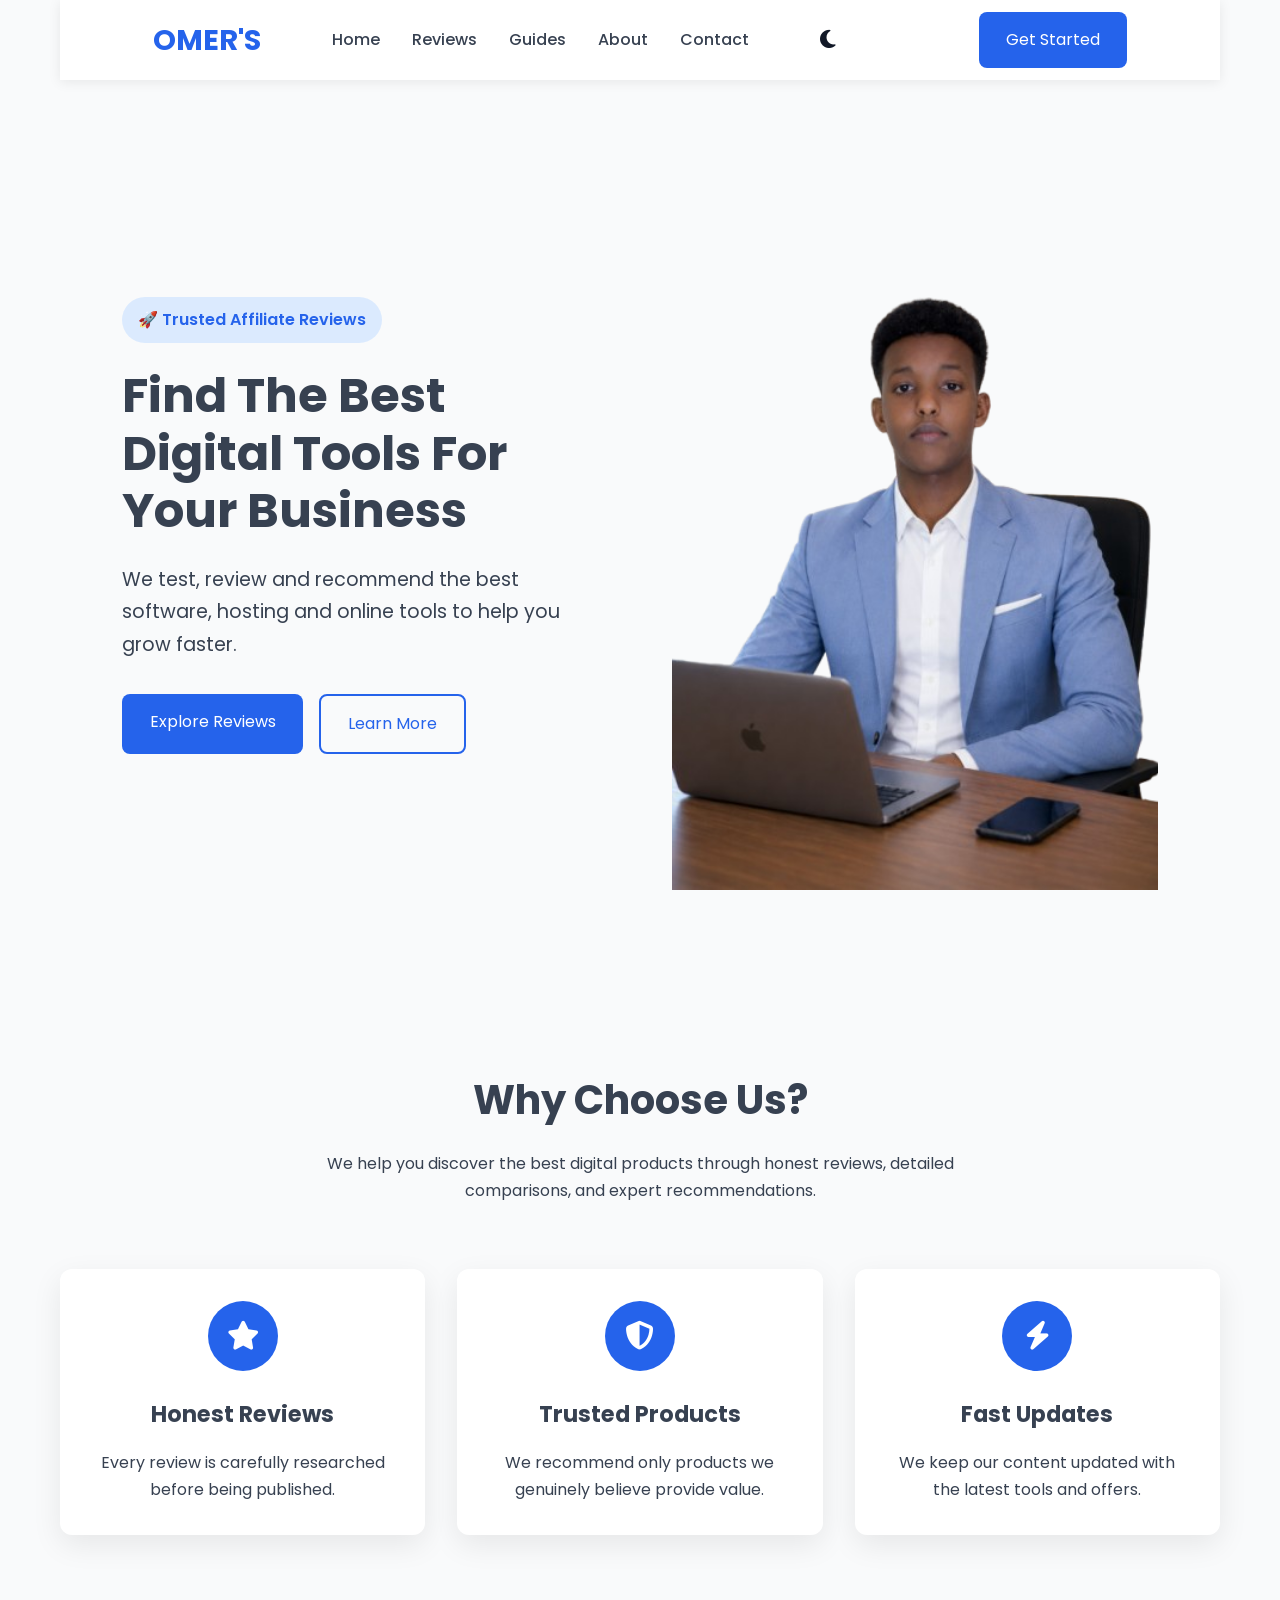
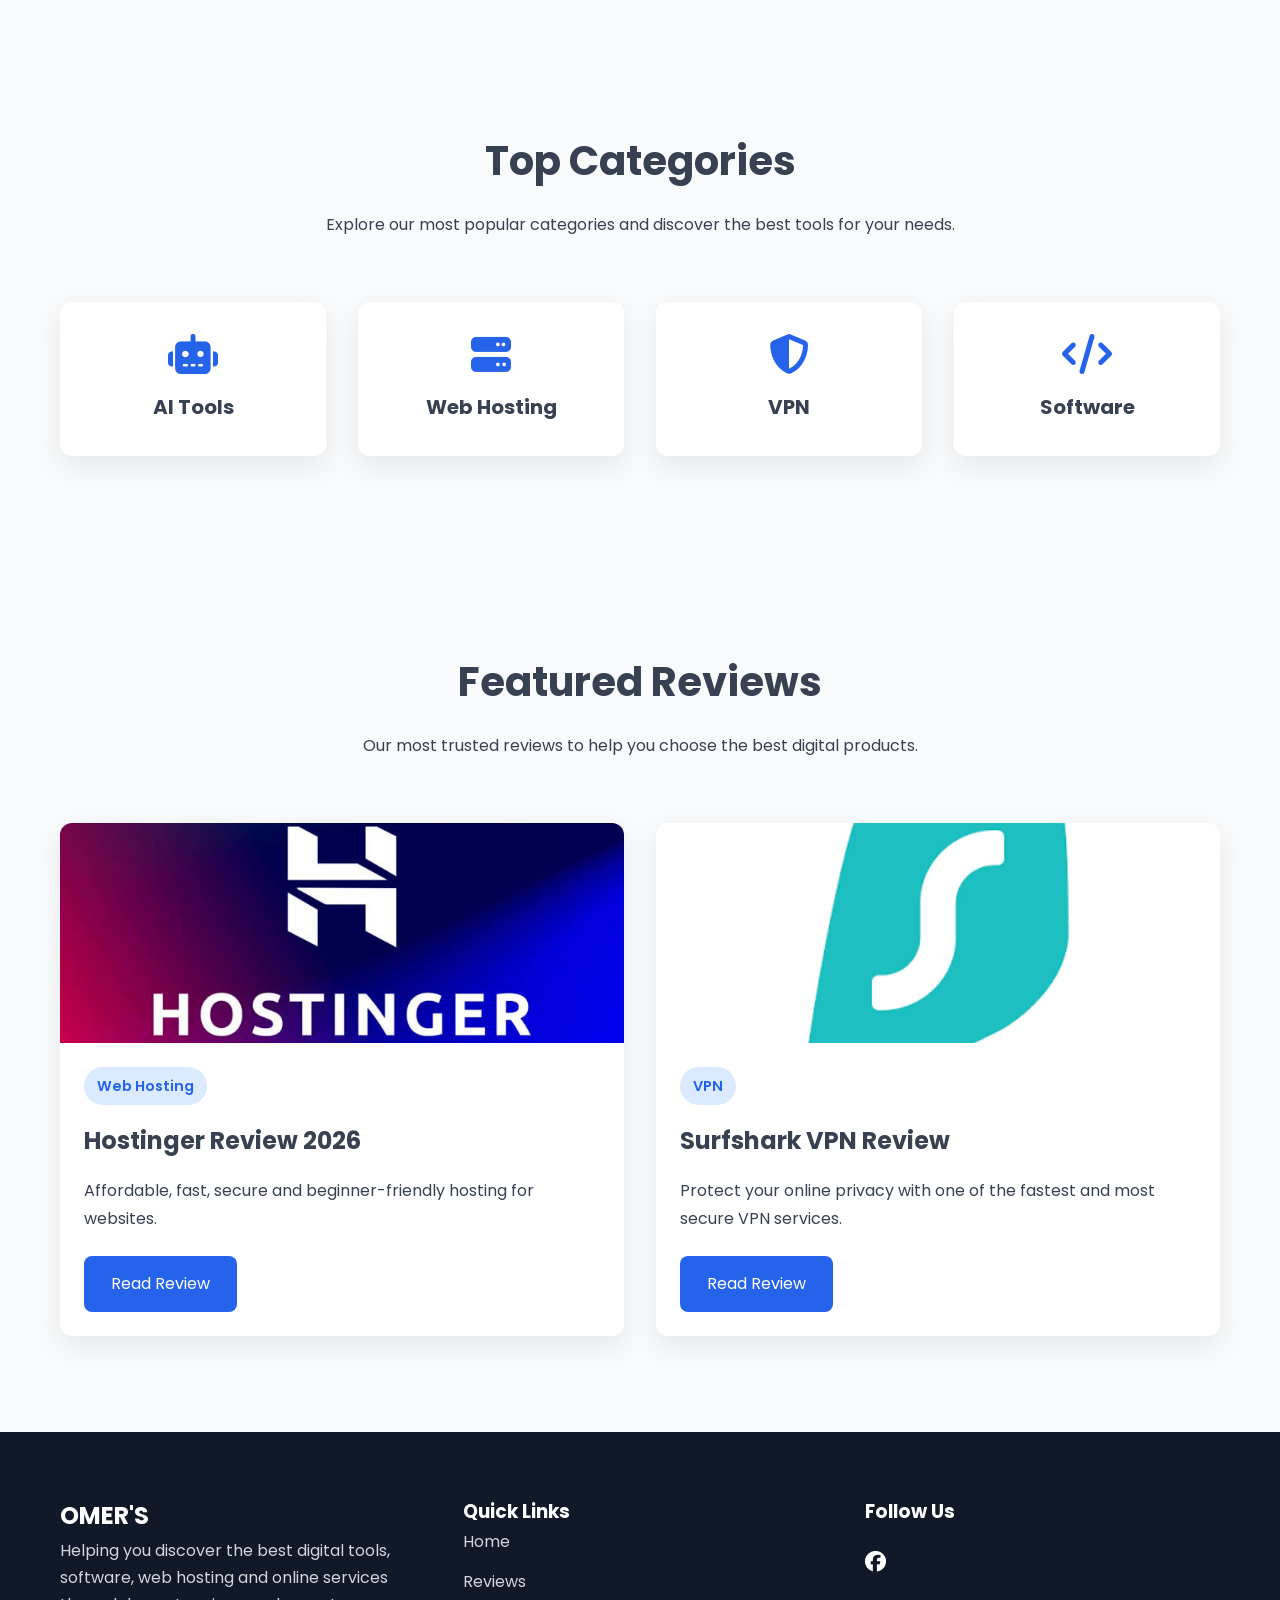
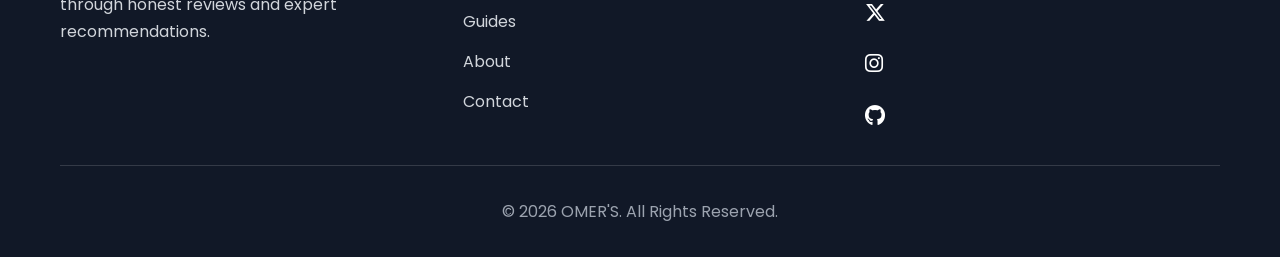
<file: index.html>
<!DOCTYPE html>
<html lang="en">

<head>
    <!-- Google tag (gtag.js) -->
<script async src="https://www.googletagmanager.com/gtag/js?id=G-HP7YT8670M"></script>
<script>
  window.dataLayer = window.dataLayer || [];
  function gtag(){dataLayer.push(arguments);}
  gtag('js', new Date());

  gtag('config', 'G-HP7YT8670M');
</script>
    <meta charset="UTF-8">
    <meta name="viewport" content="width=device-width, initial-scale=1.0">

    <title>OMER'S | Honest Reviews & Digital Guides</title>

    <!-- Primary SEO -->
    <meta name="description"
        content="OMER'S helps you discover the best web hosting, AI tools, VPNs, software, and digital products through honest reviews and expert guides.">

    <meta name="keywords"
        content="web hosting, AI tools, VPN, software reviews, affiliate marketing, digital tools">

    <meta name="author" content="OMER'S">
    <meta name="robots" content="index, follow">
    <meta name="theme-color" content="#2563EB">

    <!-- Open Graph -->
    <meta property="og:type" content="website">
    <meta property="og:title" content="OMER'S | Honest Reviews & Digital Guides">
    <meta property="og:description"
        content="Find the best web hosting, AI tools, VPNs, software and digital services with trusted reviews.">
    <meta property="og:url" content="https://yourdomain.com">
    <meta property="og:image" content="https://yourdomain.com/Assets/Images/og-image.jpg">
    <meta property="og:site_name" content="OMER'S">

    <!-- Twitter -->
    <meta name="twitter:card" content="summary_large_image">
    <meta name="twitter:title" content="OMER'S | Honest Reviews & Digital Guides">
    <meta name="twitter:description"
        content="Expert reviews and buying guides for digital products.">
    <meta name="twitter:image"
        content="https://yourdomain.com/Assets/Images/og-image.jpg">

    <!-- Favicon -->
    <link rel="icon" type="image/png" href="Assets/Images/favicon.png">

    <!-- AOS -->
    <link rel="stylesheet"
        href="https://unpkg.com/aos@2.3.4/dist/aos.css">

    <!-- Font Awesome -->
    <link rel="stylesheet"
        href="https://cdnjs.cloudflare.com/ajax/libs/font-awesome/6.7.2/css/all.min.css">

    <!-- Google Fonts -->
    <link rel="preconnect" href="https://fonts.googleapis.com">

    <link rel="preconnect"
        href="https://fonts.gstatic.com"
        crossorigin>

    <link href="https://fonts.googleapis.com/css2?family=Poppins:wght@300;400;500;600;700&display=swap"
        rel="stylesheet">

    <!-- CSS -->
    <link rel="stylesheet" href="Assets/Css/variables.css">
    <link rel="stylesheet" href="Assets/Css/style.css">
    <link rel="stylesheet" href="Assets/Css/responsive.css">

</head>

<body>

<div id="loader">
    <div class="spinner"></div>
</div>

<header>

<div class="container">

<nav class="navbar">

<a href="index.html" class="logo">
OMER'S
</a>

<ul class="nav-menu">

<li>
<a href="index.html" class="nav-link">Home</a>
</li>

<li>
<a href="Pages/reviews.html" class="nav-link">Reviews</a>
</li>

<li>
<a href="Pages/guides.html" class="nav-link">Guides</a>
</li>

<li>
<a href="Pages/about.html" class="nav-link">About</a>
</li>

<li>
<a href="Pages/contact.html" class="nav-link">Contact</a>
</li>

</ul>

<button class="theme-toggle" aria-label="Toggle Theme">
<i class="fas fa-moon"></i>
</button>

<div class="menu-toggle">

<span></span>
<span></span>
<span></span>

</div>

<a href="Pages/guides.html" class="btn-primary">
Get Started
</a>

</nav>

</div>

<section class="hero">

<div class="container hero-container" data-aos="fade-up">

<div class="hero-content">

<span class="hero-tag">
🚀 Trusted Affiliate Reviews
</span>

<h1>
Find The Best Digital Tools For Your Business
</h1>

<p>
We test, review and recommend the best software, hosting and online tools to help you grow faster.
</p>

<div class="hero-buttons">

<a href="Pages/reviews.html" class="btn-primary">
Explore Reviews
</a>

<a href="Pages/about.html" class="btn-secondary">
Learn More
</a>

</div>

</div>

<div class="hero-image" data-aos="fade-left">

<img src="Assets/Images/hero.png"
     alt="Digital Tools Illustration">

</div>

</div>

</section>

</header>

<main>
<!-- FEATURES -->
<section class="features section">

    <div class="container">

        <h2 class="section-title">Why Choose Us?</h2>

        <p class="section-subtitle">
            We help you discover the best digital products through honest reviews,
            detailed comparisons, and expert recommendations.
        </p>

        <div class="features-grid" data-aos="fade-up">

            <div class="card feature-card">
                <i class="fas fa-star"></i>
                <h3>Honest Reviews</h3>
                <p>Every review is carefully researched before being published.</p>
            </div>

            <div class="card feature-card">
                <i class="fas fa-shield-alt"></i>
                <h3>Trusted Products</h3>
                <p>We recommend only products we genuinely believe provide value.</p>
            </div>

            <div class="card feature-card">
                <i class="fas fa-bolt"></i>
                <h3>Fast Updates</h3>
                <p>We keep our content updated with the latest tools and offers.</p>
            </div>

        </div>

    </div>

</section>

<!-- CATEGORIES -->
<section class="categories section">

    <div class="container">

        <h2 class="section-title">Top Categories</h2>

        <p class="section-subtitle">
            Explore our most popular categories and discover the best tools for your needs.
        </p>

        <div class="categories-grid" data-aos="fade-up">

            <div class="card category-card">
                <i class="fas fa-robot"></i>
                <h3>AI Tools</h3>
            </div>

            <div class="card category-card">
                <i class="fas fa-server"></i>
                <h3>Web Hosting</h3>
            </div>

            <div class="card category-card">
                <i class="fas fa-shield-halved"></i>
                <h3>VPN</h3>
            </div>

            <div class="card category-card">
                <i class="fas fa-code"></i>
                <h3>Software</h3>
            </div>

        </div>

    </div>

</section>

<!-- FEATURED REVIEWS -->
<section class="reviews section">

    <div class="container">

        <h2 class="section-title">Featured Reviews</h2>

        <p class="section-subtitle">
            Our most trusted reviews to help you choose the best digital products.
        </p>

        <div class="reviews-grid" data-aos="fade-up">

            <article class="card review-card">

                <img src="Assets/Images/hostinger.jpg" alt="Hostinger Web Hosting">

                <div class="review-content">

                    <span class="review-category">Web Hosting</span>

                    <h3>Hostinger Review 2026</h3>

                    <p>
                        Affordable, fast, secure and beginner-friendly hosting for websites.
                    </p>

                    <a href="Pages/review-template.html" class="btn-primary">
                        Read Review
                    </a>

                </div>

            </article>

            <article class="card review-card">

                <img src="Assets/Images/surfshark.jpg" alt="Surfshark VPN">

                <div class="review-content">

                    <span class="review-category">VPN</span>

                    <h3>Surfshark VPN Review</h3>

                    <p>
                        Protect your online privacy with one of the fastest and most secure VPN services.
                    </p>

                    <a href="Pages/review-template.html" class="btn-primary">
                        Read Review
                    </a>

                </div>

            </article>

        </div>

    </div>

</section>
<!-- FOOTER -->
</main>

<footer data-aos="fade">

    <div class="container">

        <div class="footer-grid">

            <div class="footer-about">

                <h2>OMER'S</h2>

                <p>
                    Helping you discover the best digital tools, software,
                    web hosting and online services through honest reviews
                    and expert recommendations.
                </p>

            </div>

            <div class="footer-links">

                <h3>Quick Links</h3>

                <ul>

                    <li><a href="index.html">Home</a></li>

                    <li><a href="Pages/reviews.html">Reviews</a></li>

                    <li><a href="Pages/guides.html">Guides</a></li>

                    <li><a href="Pages/about.html">About</a></li>

                    <li><a href="Pages/contact.html">Contact</a></li>

                </ul>

            </div>

            <div class="footer-social">

                <h3>Follow Us</h3>

                <a href="#"><i class="fab fa-facebook"></i></a>

                <a href="#"><i class="fab fa-x-twitter"></i></a>

                <a href="#"><i class="fab fa-instagram"></i></a>

                <a href="#"><i class="fab fa-github"></i></a>

            </div>

        </div>

        <hr>

        <p class="copyright">
            © 2026 OMER'S. All Rights Reserved.
        </p>

    </div>

</footer>
<!-- BACK TO TOP -->
<button id="backToTop" aria-label="Back to Top">
    <i class="fas fa-arrow-up"></i>
</button>

<!-- JavaScript -->
<script src="Assets/Js/script.js"></script>
<script src="Assets/Js/menu.js"></script>

<!-- AOS -->
<script src="https://unpkg.com/aos@2.3.4/dist/aos.js"></script>

<script>
AOS.init({
    duration: 1000,
    once: true
});
</script>

</body>
</html>
</file>
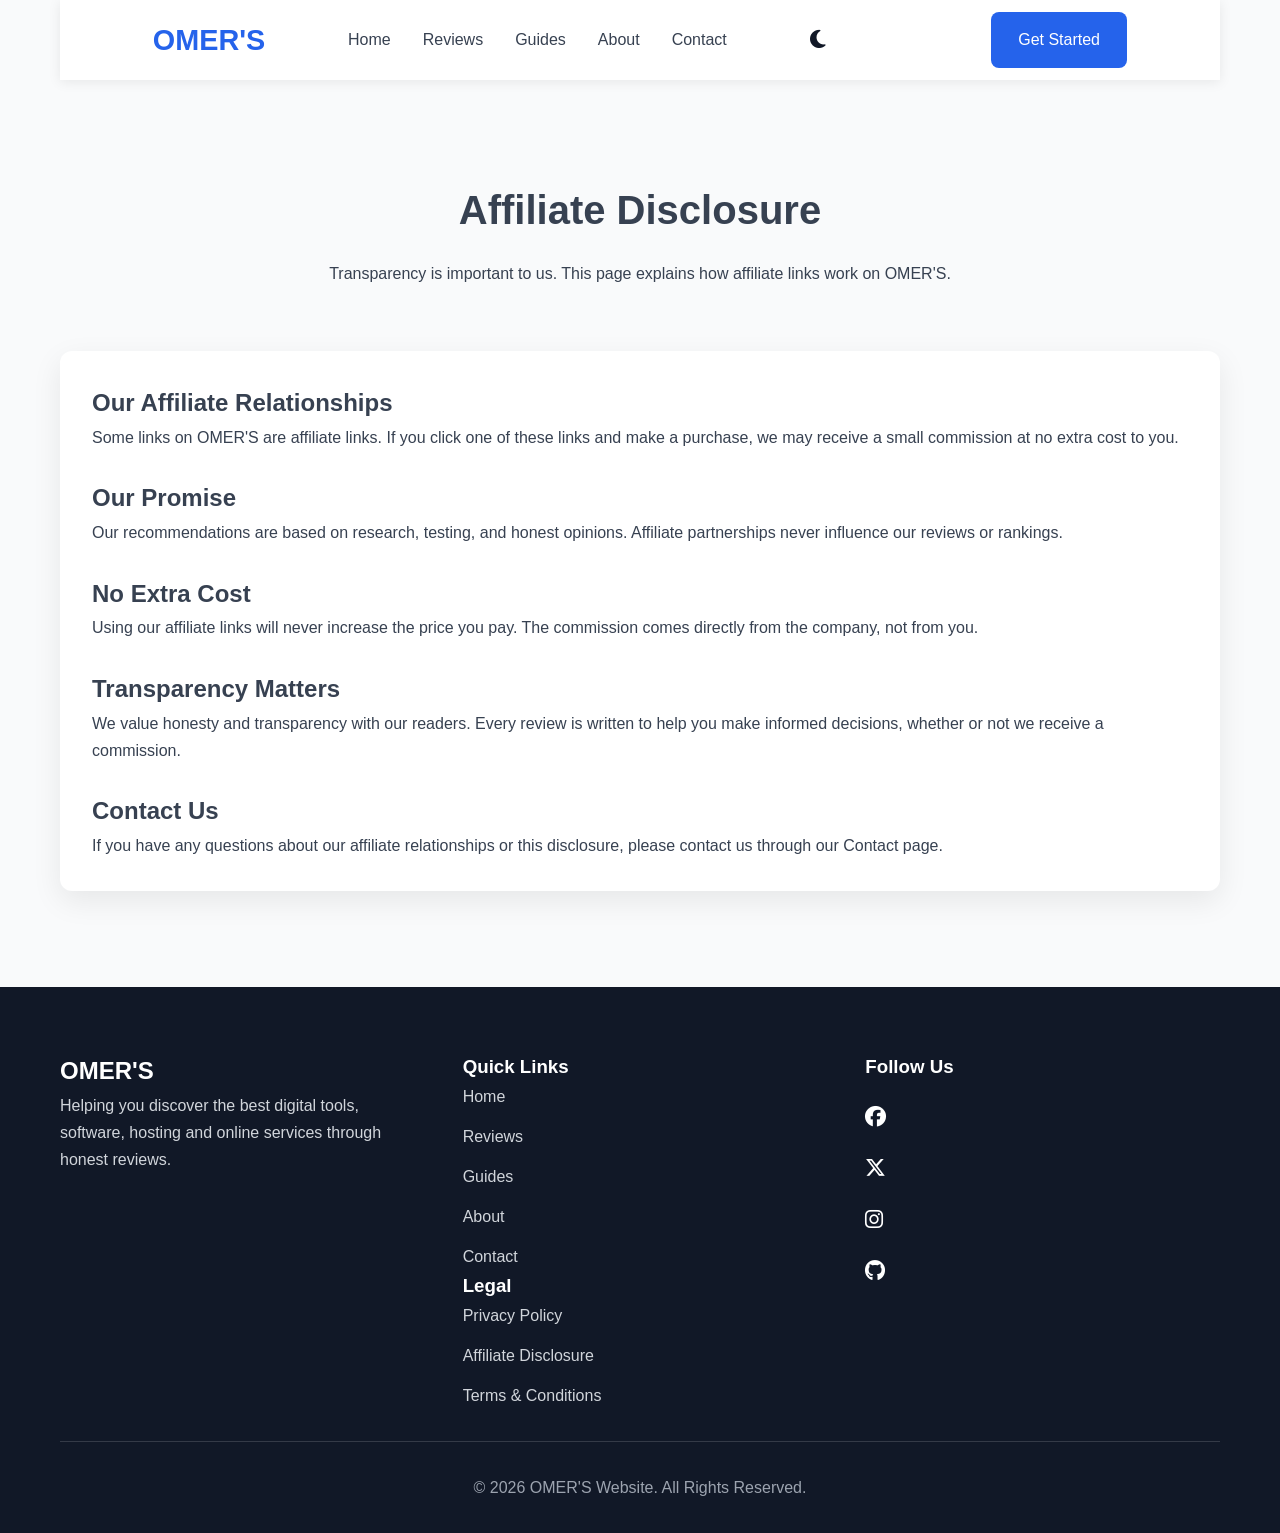
<file: Pages/affiliate-disclosure.html>
<!DOCTYPE html>
<html lang="en">

<head>
    <meta charset="UTF-8">
    <meta name="viewport" content="width=device-width, initial-scale=1.0">

    <title>Affiliate Disclosure | OMER'S</title>

    <meta name="description" content="Read OMER'S Affiliate Disclosure to understand how affiliate links work and how we earn commissions while maintaining honest reviews.">
    <meta name="keywords" content="affiliate disclosure, affiliate marketing, OMER'S">
    <meta name="author" content="OMER'S">
    <meta name="robots" content="index, follow">

    <link rel="canonical" href="https://yourdomain.com/Pages/affiliate-disclosure.html">

    <link rel="icon" type="image/png" href="../Assets/Images/favicon.png">

    <link rel="stylesheet" href="../Assets/Css/variables.css">
    <link rel="stylesheet" href="../Assets/Css/style.css">
    <link rel="stylesheet" href="../Assets/Css/responsive.css">

    <link rel="stylesheet"
        href="https://cdnjs.cloudflare.com/ajax/libs/font-awesome/6.7.2/css/all.min.css">
</head>

<body>

<div id="loader">
    <div class="spinner"></div>
</div>

<header>

<div class="container">

<nav class="navbar">

<a href="../index.html" class="logo">OMER'S</a>

<ul class="nav-menu">

<li><a href="../index.html" class="nav-link">Home</a></li>

<li><a href="reviews.html" class="nav-link">Reviews</a></li>

<li><a href="guides.html" class="nav-link">Guides</a></li>

<li><a href="about.html" class="nav-link">About</a></li>

<li><a href="contact.html" class="nav-link">Contact</a></li>

</ul>

<button class="theme-toggle" aria-label="Toggle Theme">
<i class="fas fa-moon"></i>
</button>

<div class="menu-toggle">
<span></span>
<span></span>
<span></span>
</div>

<a href="reviews.html" class="btn-primary">
Get Started
</a>

</nav>

</div>

</header>

<main>

<section class="section">

<div class="container">

<h1 class="section-title">Affiliate Disclosure</h1>

<p class="section-subtitle">
Transparency is important to us. This page explains how affiliate links work on OMER'S.
</p>

<div class="card">

<h2>Our Affiliate Relationships</h2>

<p>
Some links on OMER'S are affiliate links. If you click one of these links and make a purchase, we may receive a small commission at no extra cost to you.
</p>

<br>

<h2>Our Promise</h2>

<p>
Our recommendations are based on research, testing, and honest opinions. Affiliate partnerships never influence our reviews or rankings.
</p>

<br>

<h2>No Extra Cost</h2>

<p>
Using our affiliate links will never increase the price you pay. The commission comes directly from the company, not from you.
</p>

<br>
<h2>Transparency Matters</h2>

<p>
We value honesty and transparency with our readers. Every review is written to help you make informed decisions, whether or not we receive a commission.
</p>

<br>

<h2>Contact Us</h2>

<p>
If you have any questions about our affiliate relationships or this disclosure, please contact us through our Contact page.
</p>

</div>

</div>

</section>

</main>

<footer data-aos="fade">

    <div class="container">

        <div class="footer-grid">

            <div class="footer-about">

                <h2>OMER'S</h2>

                <p>
                    Helping you discover the best digital tools, software,
                    hosting and online services through honest reviews.
                </p>

            </div>

            <div class="footer-links">

                <h3>Quick Links</h3>

                <ul>
                    <li><a href="../index.html">Home</a></li>
                    <li><a href="reviews.html">Reviews</a></li>
                    <li><a href="guides.html">Guides</a></li>
                    <li><a href="about.html">About</a></li>
                    <li><a href="contact.html">Contact</a></li>
                </ul>

                <h3>Legal</h3>

                <ul>
                    <li><a href="privacy-policy.html">Privacy Policy</a></li>
                    <li><a href="affiliate-disclosure.html">Affiliate Disclosure</a></li>
                    <li><a href="terms.html">Terms & Conditions</a></li>
                </ul>

            </div>

            <div class="footer-social">

                <h3>Follow Us</h3>

                <a href="#"><i class="fab fa-facebook"></i></a>
                <a href="#"><i class="fab fa-x-twitter"></i></a>
                <a href="#"><i class="fab fa-instagram"></i></a>
                <a href="#"><i class="fab fa-github"></i></a>

            </div>

        </div>

        <hr>

        <p class="copyright">
            © 2026 OMER'S Website. All Rights Reserved.
        </p>

    </div>

</footer>

<button id="backToTop">
<i class="fas fa-arrow-up"></i>
</button>

<script src="../Assets/Js/script.js"></script>
<script src="../Assets/Js/menu.js"></script>

</body>
</html>
</file>
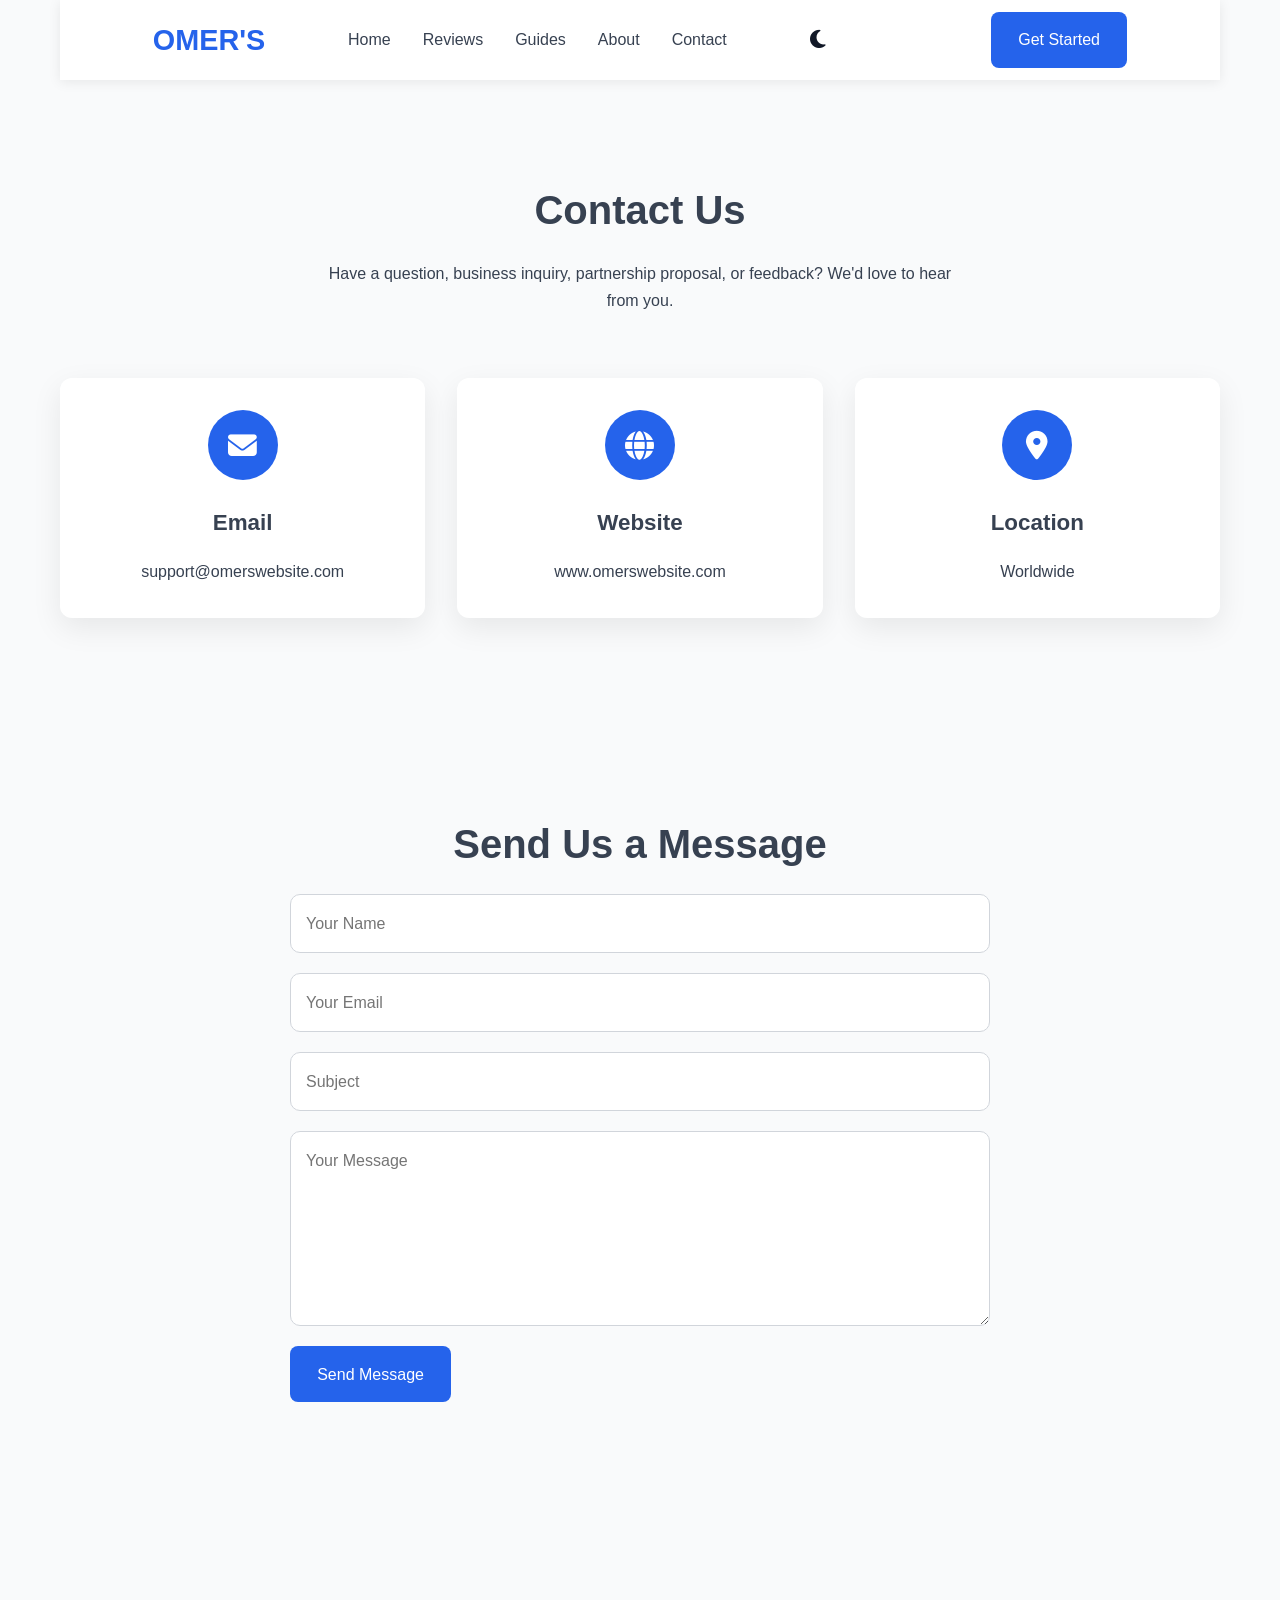
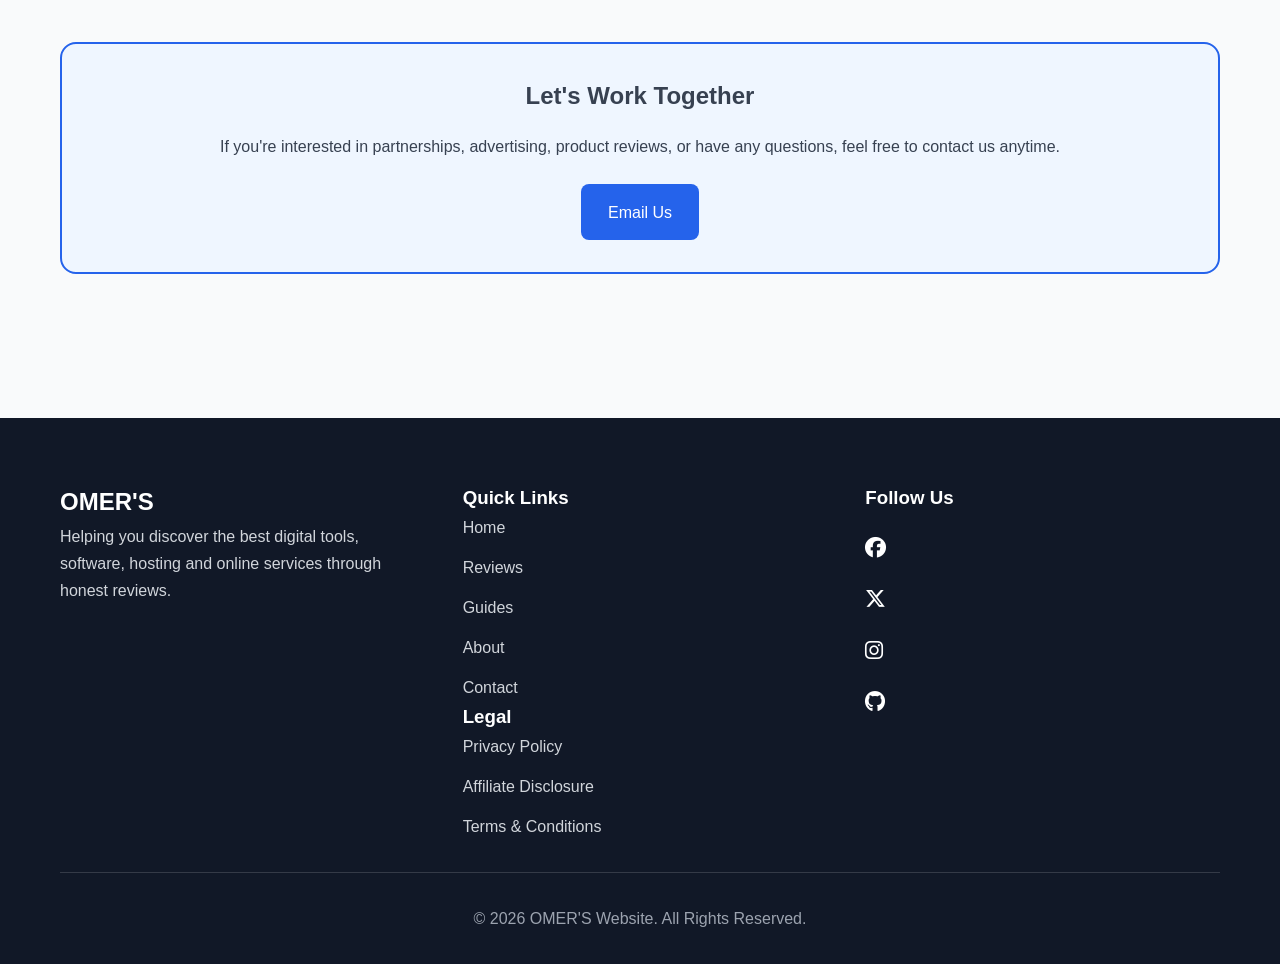
<file: Pages/contact.html>
<!DOCTYPE html>
<html lang="en">

<head>

    <meta charset="UTF-8">
    <meta name="viewport" content="width=device-width, initial-scale=1.0">

    <title>Contact Us | OMER'S</title>

    <!-- SEO -->
    <meta name="description" content="Contact OMER'S for questions, partnerships, advertising, or general inquiries about our reviews and digital guides.">

    <meta name="keywords" content="Contact OMER'S, affiliate website, software reviews">

    <meta name="author" content="OMER'S">

    <meta name="robots" content="index, follow">

    <meta name="theme-color" content="#2563EB">

    <link rel="canonical" href="https://yourdomain.com/Pages/contact.html">

    <link rel="icon" type="image/png" href="../Assets/Images/favicon.png">

    <!-- AOS -->
    <link rel="stylesheet" href="https://unpkg.com/aos@2.3.4/dist/aos.css">

    <!-- Font Awesome -->
    <link rel="stylesheet"
    href="https://cdnjs.cloudflare.com/ajax/libs/font-awesome/6.7.2/css/all.min.css">

    <!-- CSS -->
    <link rel="stylesheet" href="../Assets/Css/variables.css">
    <link rel="stylesheet" href="../Assets/Css/style.css">
    <link rel="stylesheet" href="../Assets/Css/responsive.css">

</head>

<body>

<div id="loader">
    <div class="spinner"></div>
</div>

<header>

<div class="container">

<nav class="navbar">

<a href="../index.html" class="logo">
OMER'S
</a>

<ul class="nav-menu">

<li><a href="../index.html" class="nav-link">Home</a></li>

<li><a href="reviews.html" class="nav-link">Reviews</a></li>

<li><a href="guides.html" class="nav-link">Guides</a></li>

<li><a href="about.html" class="nav-link">About</a></li>

<li><a href="contact.html" class="nav-link">Contact</a></li>

</ul>

<button class="theme-toggle" aria-label="Toggle Theme">
<i class="fas fa-moon"></i>
</button>

<div class="menu-toggle">
<span></span>
<span></span>
<span></span>
</div>

<a href="contact.html" class="btn-primary">
Get Started
</a>

</nav>

</div>

</header>

<main>

<section class="section">

<div class="container" data-aos="fade-up">

<h1 class="section-title">
Contact Us
</h1>

<p class="section-subtitle">
Have a question, business inquiry, partnership proposal, or feedback?
We'd love to hear from you.
</p>

<div class="features-grid">

<div class="card feature-card">

<i class="fas fa-envelope"></i>

<h3>Email</h3>

<p>support@omerswebsite.com</p>

</div>

<div class="card feature-card">

<i class="fas fa-globe"></i>

<h3>Website</h3>

<p>www.omerswebsite.com</p>

</div>

<div class="card feature-card">

<i class="fas fa-location-dot"></i>

<h3>Location</h3>

<p>Worldwide</p>

</div>

</div>

</div>

</section>
<section class="section">

<div class="container" data-aos="fade-up">

<h2 class="section-title">
Send Us a Message
</h2>

<form class="contact-form">

<input type="text"
placeholder="Your Name"
required>

<input type="email"
placeholder="Your Email"
required>

<input type="text"
placeholder="Subject">

<textarea
rows="6"
placeholder="Your Message"
required></textarea>

<button
type="submit"
class="btn-primary">
Send Message
</button>

</form>

</div>

</section>

<section class="section">

<div class="container" data-aos="fade-up">

<div class="affiliate-box">

<h2>
Let's Work Together
</h2>

<p>
If you're interested in partnerships, advertising,
product reviews, or have any questions,
feel free to contact us anytime.
</p>

<a href="mailto:support@omerswebsite.com"
class="btn-primary">
Email Us
</a>

</div>

</div>

</section>

</main>

<footer data-aos="fade">

    <div class="container">

        <div class="footer-grid">

            <div class="footer-about">

                <h2>OMER'S</h2>

                <p>
                    Helping you discover the best digital tools, software,
                    hosting and online services through honest reviews.
                </p>

            </div>

            <div class="footer-links">

                <h3>Quick Links</h3>

                <ul>
                    <li><a href="../index.html">Home</a></li>
                    <li><a href="reviews.html">Reviews</a></li>
                    <li><a href="guides.html">Guides</a></li>
                    <li><a href="about.html">About</a></li>
                    <li><a href="contact.html">Contact</a></li>
                </ul>

                <h3>Legal</h3>

                <ul>
                    <li><a href="privacy-policy.html">Privacy Policy</a></li>
                    <li><a href="affiliate-disclosure.html">Affiliate Disclosure</a></li>
                    <li><a href="terms.html">Terms & Conditions</a></li>
                </ul>

            </div>

            <div class="footer-social">

                <h3>Follow Us</h3>

                <a href="#"><i class="fab fa-facebook"></i></a>
                <a href="#"><i class="fab fa-x-twitter"></i></a>
                <a href="#"><i class="fab fa-instagram"></i></a>
                <a href="#"><i class="fab fa-github"></i></a>

            </div>

        </div>

        <hr>

        <p class="copyright">
            © 2026 OMER'S Website. All Rights Reserved.
        </p>

    </div>

</footer>

<button id="backToTop">
<i class="fas fa-arrow-up"></i>
</button>

<script src="../Assets/Js/script.js"></script>
<script src="../Assets/Js/menu.js"></script>

<script src="https://unpkg.com/aos@2.3.4/dist/aos.js"></script>

<script>
AOS.init({
    duration:1000,
    once:true
});
</script>

</body>
</html>
</file>
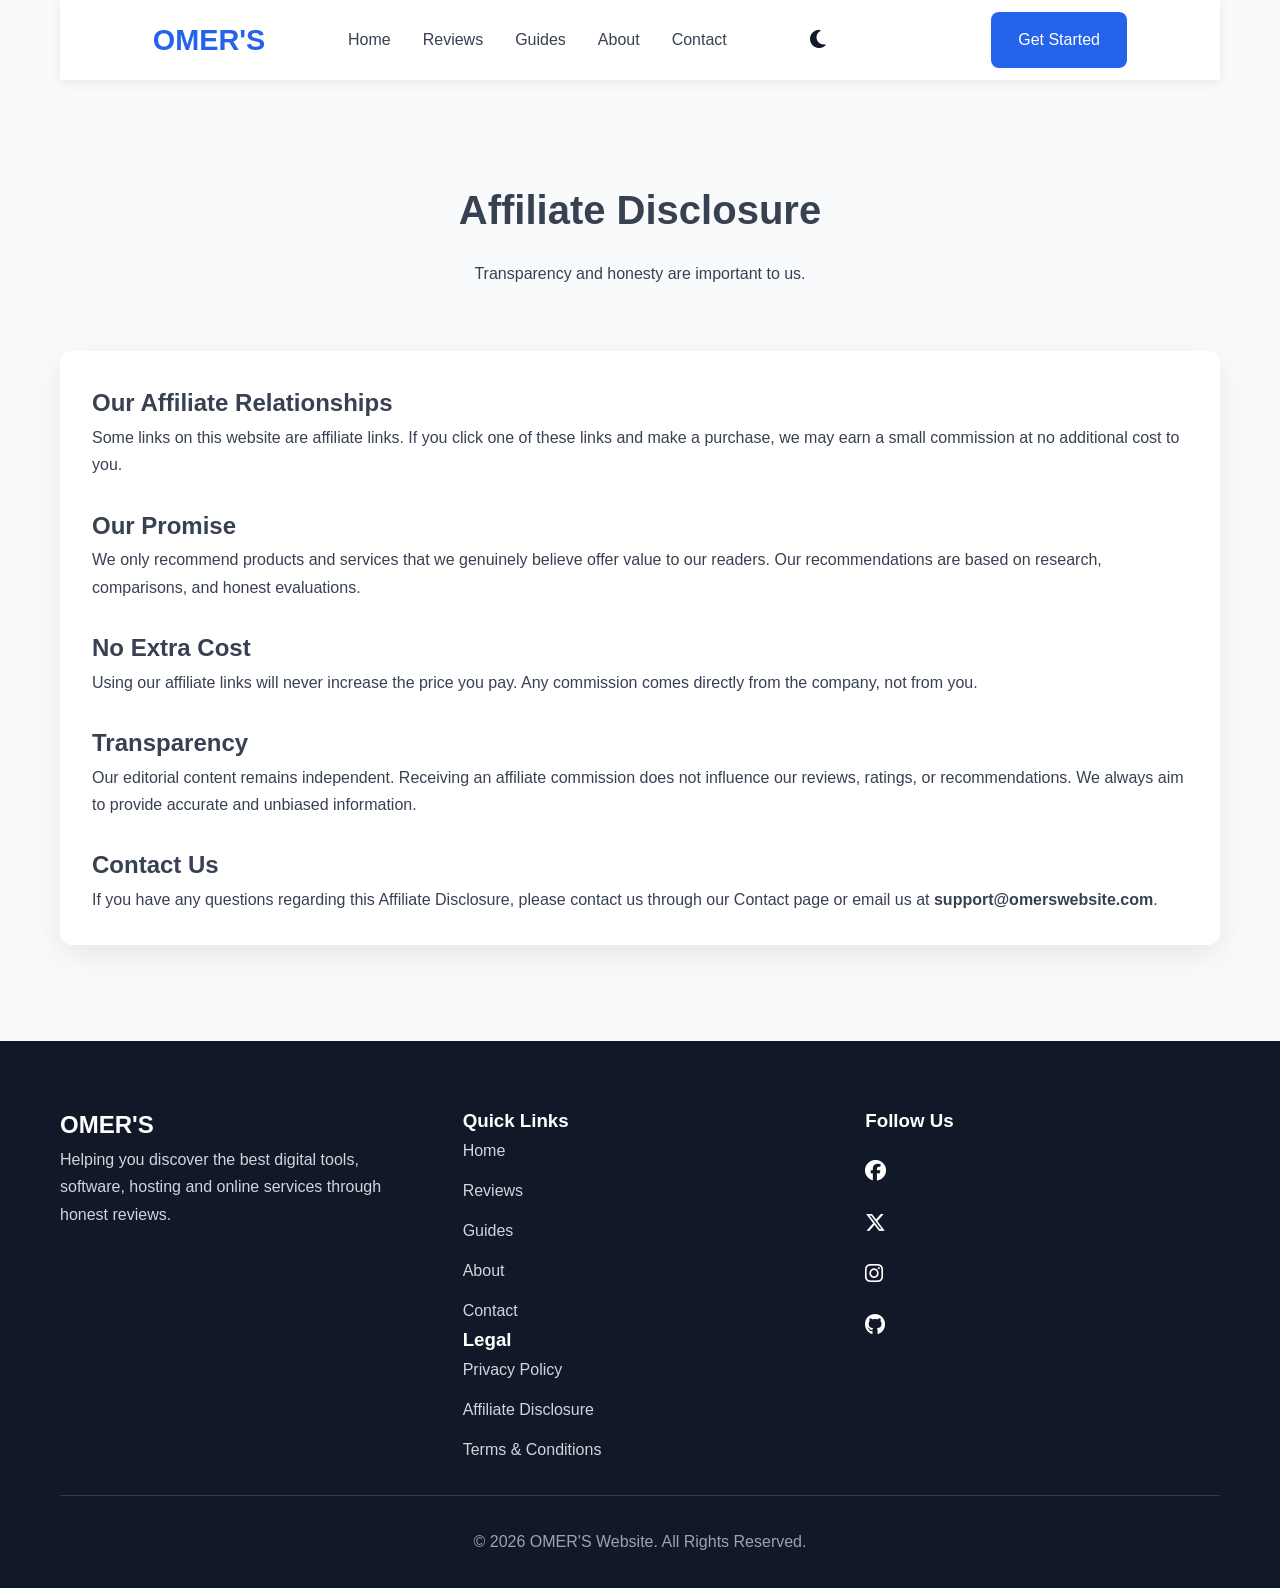
<file: Pages/disclaimer.html>
<!DOCTYPE html>
<html lang="en">

<head>

<meta charset="UTF-8">
<meta name="viewport" content="width=device-width, initial-scale=1.0">

<title>Affiliate Disclosure | OMER'S</title>

<!-- SEO -->

<meta name="description" content="Read OMER'S Affiliate Disclosure to understand how affiliate links work and our commitment to honest recommendations.">

<meta name="keywords" content="Affiliate Disclosure, OMER'S, Affiliate Marketing">

<meta name="author" content="OMER'S">

<meta name="robots" content="index, follow">

<meta name="theme-color" content="#2563EB">

<link rel="canonical" href="https://yourdomain.com/Pages/disclaimer.html">

<link rel="icon" type="image/png" href="../Assets/Images/favicon.png">

<link rel="stylesheet" href="https://unpkg.com/aos@2.3.4/dist/aos.css">

<link rel="stylesheet"
href="https://cdnjs.cloudflare.com/ajax/libs/font-awesome/6.7.2/css/all.min.css">

<link rel="stylesheet" href="../Assets/Css/variables.css">
<link rel="stylesheet" href="../Assets/Css/style.css">
<link rel="stylesheet" href="../Assets/Css/responsive.css">

</head>

<body>

<div id="loader">
<div class="spinner"></div>
</div>

<header>

<div class="container">

<nav class="navbar">

<a href="../index.html" class="logo">
OMER'S
</a>

<ul class="nav-menu">

<li><a href="../index.html" class="nav-link">Home</a></li>

<li><a href="reviews.html" class="nav-link">Reviews</a></li>

<li><a href="guides.html" class="nav-link">Guides</a></li>

<li><a href="about.html" class="nav-link">About</a></li>

<li><a href="contact.html" class="nav-link">Contact</a></li>

</ul>

<button class="theme-toggle" aria-label="Toggle Theme">
<i class="fas fa-moon"></i>
</button>

<div class="menu-toggle">
<span></span>
<span></span>
<span></span>
</div>

<a href="contact.html" class="btn-primary">
Get Started
</a>

</nav>

</div>

</header>

<main>

<section class="section">

<div class="container" data-aos="fade-up">

<h1 class="section-title">
Affiliate Disclosure
</h1>

<p class="section-subtitle">
Transparency and honesty are important to us.
</p>

<div class="card">

<h2>Our Affiliate Relationships</h2>

<p>
Some links on this website are affiliate links. If you click one of these links and make a purchase, we may earn a small commission at no additional cost to you.
</p>

<br>

<h2>Our Promise</h2>

<p>
We only recommend products and services that we genuinely believe offer value to our readers. Our recommendations are based on research, comparisons, and honest evaluations.
</p>

<br>

<h2>No Extra Cost</h2>

<p>
Using our affiliate links will never increase the price you pay. Any commission comes directly from the company, not from you.
</p>

<br>
<h2>Transparency</h2>

<p>
Our editorial content remains independent. Receiving an affiliate commission does not influence our reviews, ratings, or recommendations. We always aim to provide accurate and unbiased information.
</p>

<br>

<h2>Contact Us</h2>

<p>
If you have any questions regarding this Affiliate Disclosure, please contact us through our Contact page or email us at <strong>support@omerswebsite.com</strong>.
</p>

</div>

</div>

</section>

</main>

<footer data-aos="fade">

    <div class="container">

        <div class="footer-grid">

            <div class="footer-about">

                <h2>OMER'S</h2>

                <p>
                    Helping you discover the best digital tools, software,
                    hosting and online services through honest reviews.
                </p>

            </div>

            <div class="footer-links">

                <h3>Quick Links</h3>

                <ul>
                    <li><a href="../index.html">Home</a></li>
                    <li><a href="reviews.html">Reviews</a></li>
                    <li><a href="guides.html">Guides</a></li>
                    <li><a href="about.html">About</a></li>
                    <li><a href="contact.html">Contact</a></li>
                </ul>

                <h3>Legal</h3>

                <ul>
                    <li><a href="privacy-policy.html">Privacy Policy</a></li>
                    <li><a href="affiliate-disclosure.html">Affiliate Disclosure</a></li>
                    <li><a href="terms.html">Terms & Conditions</a></li>
                </ul>

            </div>

            <div class="footer-social">

                <h3>Follow Us</h3>

                <a href="#"><i class="fab fa-facebook"></i></a>
                <a href="#"><i class="fab fa-x-twitter"></i></a>
                <a href="#"><i class="fab fa-instagram"></i></a>
                <a href="#"><i class="fab fa-github"></i></a>

            </div>

        </div>

        <hr>

        <p class="copyright">
            © 2026 OMER'S Website. All Rights Reserved.
        </p>

    </div>

</footer>

<button id="backToTop">
<i class="fas fa-arrow-up"></i>
</button>

<script src="../Assets/Js/script.js"></script>
<script src="../Assets/Js/menu.js"></script>

<script src="https://unpkg.com/aos@2.3.4/dist/aos.js"></script>

<script>
AOS.init({
    duration: 1000,
    once: true
});
</script>

</body>
</html>
</file>
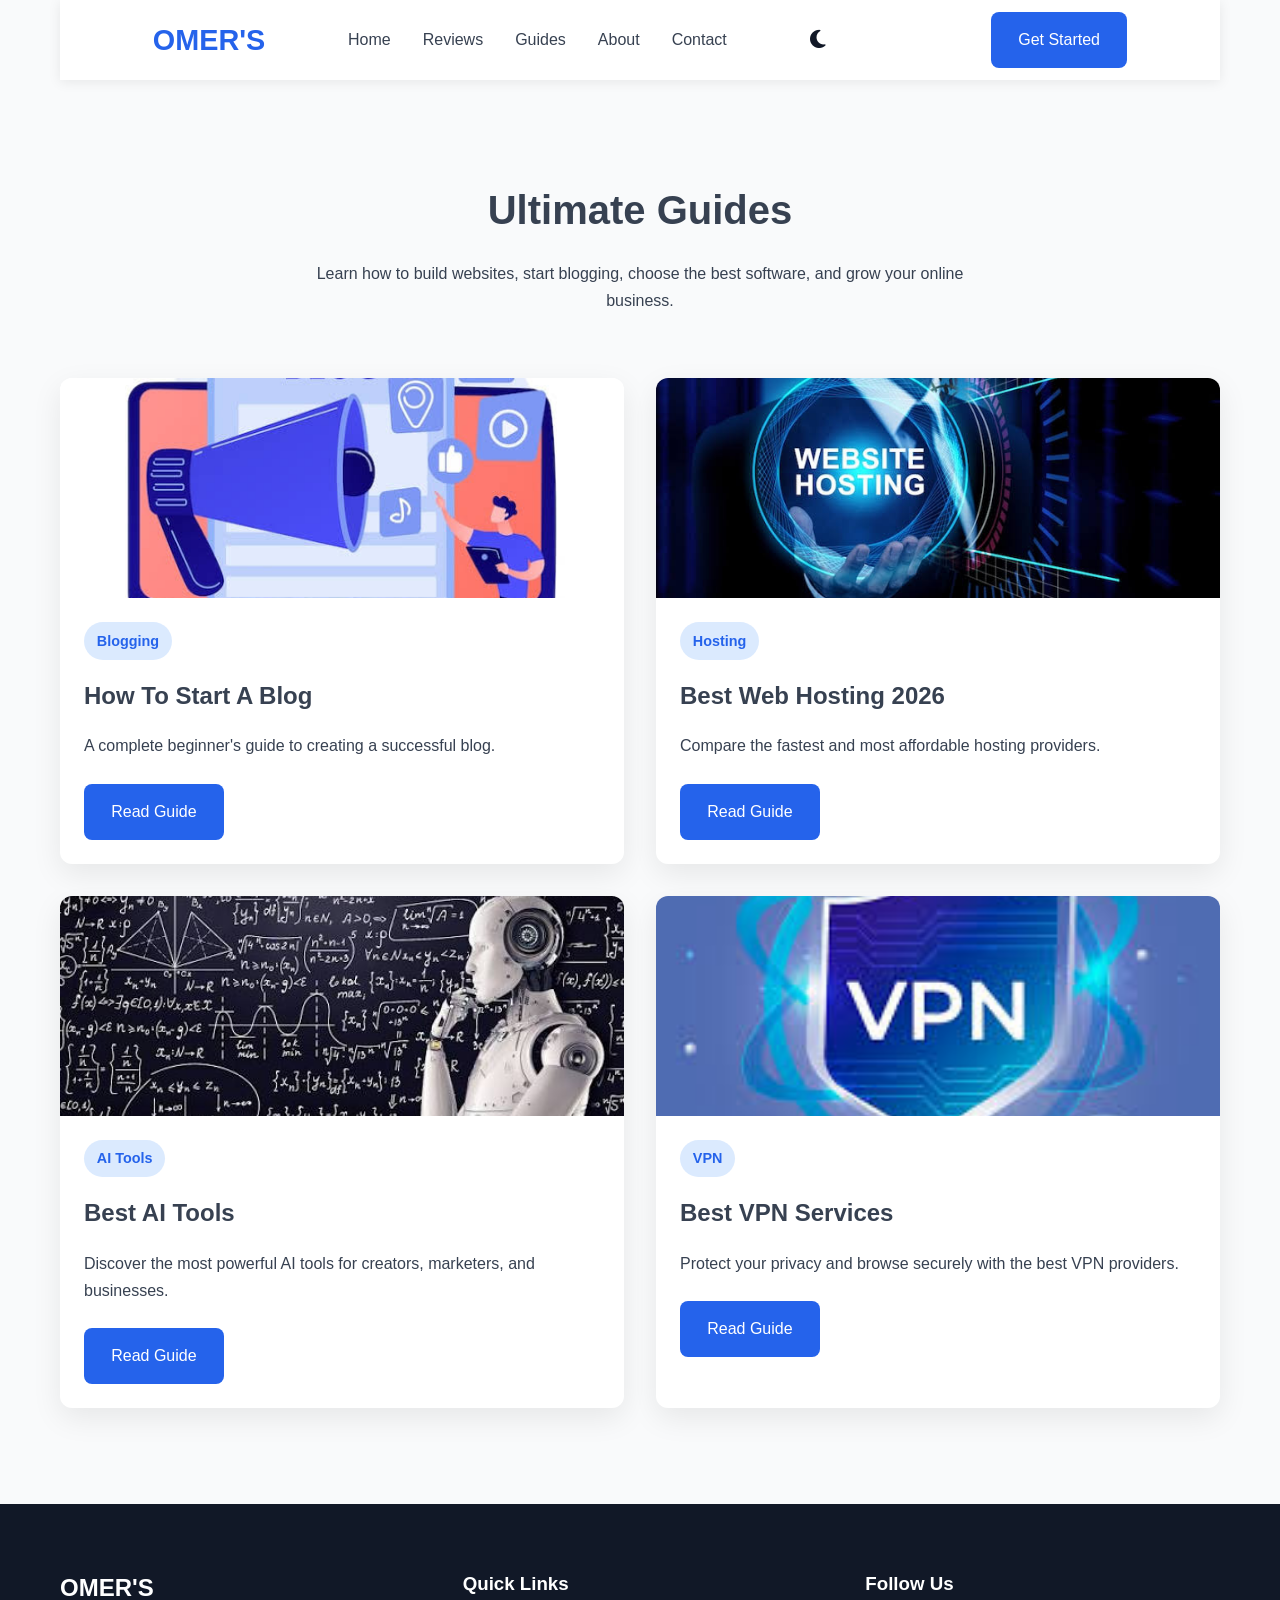
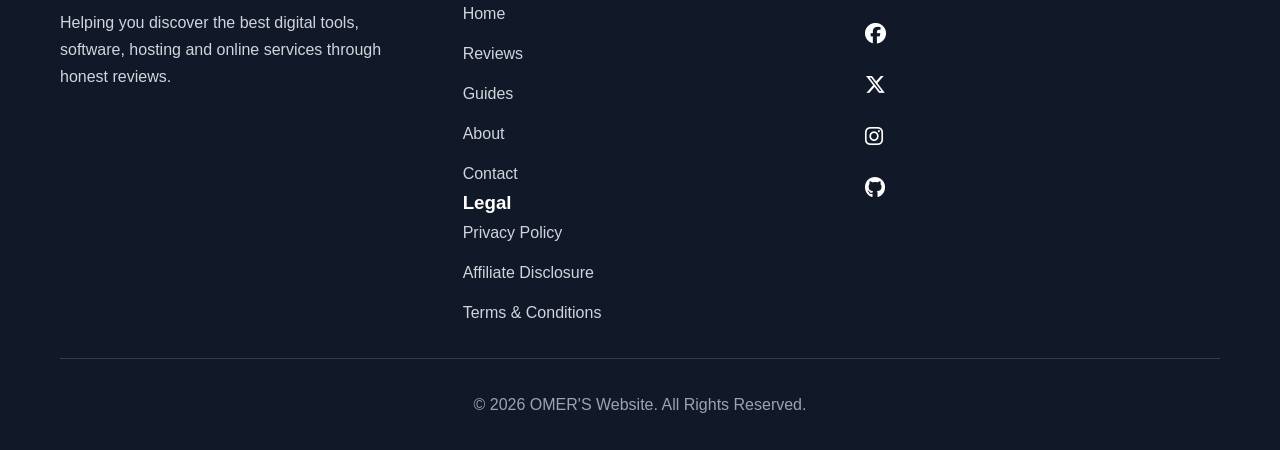
<file: Pages/guides.html>
<!DOCTYPE html>
<html lang="en">

<head>

<meta charset="UTF-8">
<meta name="viewport" content="width=device-width, initial-scale=1.0">

<title>Guides | OMER'S</title>

<meta name="description" content="Read expert guides on blogging, web hosting, AI tools, VPNs, and online business at OMER'S.">

<meta name="keywords" content="Guides, Blogging Guide, Web Hosting, AI Tools, VPN">

<meta name="author" content="OMER'S">

<meta name="robots" content="index, follow">

<meta name="theme-color" content="#2563EB">

<link rel="canonical" href="https://yourdomain.com/Pages/guides.html">

<link rel="icon" type="image/png" href="../Assets/Images/favicon.png">

<link rel="stylesheet" href="https://unpkg.com/aos@2.3.4/dist/aos.css">

<link rel="stylesheet"
href="https://cdnjs.cloudflare.com/ajax/libs/font-awesome/6.7.2/css/all.min.css">

<link rel="stylesheet" href="../Assets/Css/variables.css">
<link rel="stylesheet" href="../Assets/Css/style.css">
<link rel="stylesheet" href="../Assets/Css/responsive.css">

</head>

<body>

<div id="loader">
<div class="spinner"></div>
</div>

<header>

<div class="container">

<nav class="navbar">

<a href="../index.html" class="logo">OMER'S</a>

<ul class="nav-menu">

<li><a href="../index.html" class="nav-link">Home</a></li>
<li><a href="reviews.html" class="nav-link">Reviews</a></li>
<li><a href="guides.html" class="nav-link">Guides</a></li>
<li><a href="about.html" class="nav-link">About</a></li>
<li><a href="contact.html" class="nav-link">Contact</a></li>

</ul>

<button class="theme-toggle" aria-label="Toggle Theme">
<i class="fas fa-moon"></i>
</button>

<div class="menu-toggle">
<span></span>
<span></span>
<span></span>
</div>

<a href="contact.html" class="btn-primary">
Get Started
</a>

</nav>

</div>

</header>

<main>

<section class="section">

<div class="container" data-aos="fade-up">

<h1 class="section-title">
Ultimate Guides
</h1>

<p class="section-subtitle">
Learn how to build websites, start blogging, choose the best software, and grow your online business.
</p>

<div class="reviews-grid">

<article class="card review-card">

<img src="../Assets/Images/blog.jpg" alt="Blogging Guide">

<div class="review-content">

<span class="review-category">Blogging</span>

<h3>How To Start A Blog</h3>

<p>
A complete beginner's guide to creating a successful blog.
</p>

<a href="#" class="btn-primary">
Read Guide
</a>

</div>

</article>

<article class="card review-card">

<img src="../Assets/Images/hosting.jpg" alt="Web Hosting Guide">

<div class="review-content">

<span class="review-category">Hosting</span>

<h3>Best Web Hosting 2026</h3>

<p>
Compare the fastest and most affordable hosting providers.
</p>

<a href="#" class="btn-primary">
Read Guide
</a>

</div>

</article>
<article class="card review-card">

<img src="../Assets/Images/ai.jpg" alt="AI Tools Guide">

<div class="review-content">

<span class="review-category">
AI Tools
</span>

<h3>Best AI Tools</h3>

<p>
Discover the most powerful AI tools for creators, marketers, and businesses.
</p>

<a href="#" class="btn-primary">
Read Guide
</a>

</div>

</article>

<article class="card review-card">

<img src="../Assets/Images/vpn.jpg" alt="VPN Guide">

<div class="review-content">

<span class="review-category">
VPN
</span>

<h3>Best VPN Services</h3>

<p>
Protect your privacy and browse securely with the best VPN providers.
</p>

<a href="#" class="btn-primary">
Read Guide
</a>

</div>

</article>

</div>

</div>

</section>

</main>

<footer data-aos="fade">

    <div class="container">

        <div class="footer-grid">

            <div class="footer-about">

                <h2>OMER'S</h2>

                <p>
                    Helping you discover the best digital tools, software,
                    hosting and online services through honest reviews.
                </p>

            </div>

            <div class="footer-links">

                <h3>Quick Links</h3>

                <ul>
                    <li><a href="../index.html">Home</a></li>
                    <li><a href="reviews.html">Reviews</a></li>
                    <li><a href="guides.html">Guides</a></li>
                    <li><a href="about.html">About</a></li>
                    <li><a href="contact.html">Contact</a></li>
                </ul>

                <h3>Legal</h3>

                <ul>
                    <li><a href="privacy-policy.html">Privacy Policy</a></li>
                    <li><a href="affiliate-disclosure.html">Affiliate Disclosure</a></li>
                    <li><a href="terms.html">Terms & Conditions</a></li>
                </ul>

            </div>

            <div class="footer-social">

                <h3>Follow Us</h3>

                <a href="#"><i class="fab fa-facebook"></i></a>
                <a href="#"><i class="fab fa-x-twitter"></i></a>
                <a href="#"><i class="fab fa-instagram"></i></a>
                <a href="#"><i class="fab fa-github"></i></a>

            </div>

        </div>

        <hr>

        <p class="copyright">
            © 2026 OMER'S Website. All Rights Reserved.
        </p>

    </div>

</footer>

<button id="backToTop">
<i class="fas fa-arrow-up"></i>
</button>

<script src="../Assets/Js/script.js"></script>
<script src="../Assets/Js/menu.js"></script>

<script src="https://unpkg.com/aos@2.3.4/dist/aos.js"></script>

<script>
AOS.init({
    duration: 1000,
    once: true
});
</script>

</body>
</html>
</file>
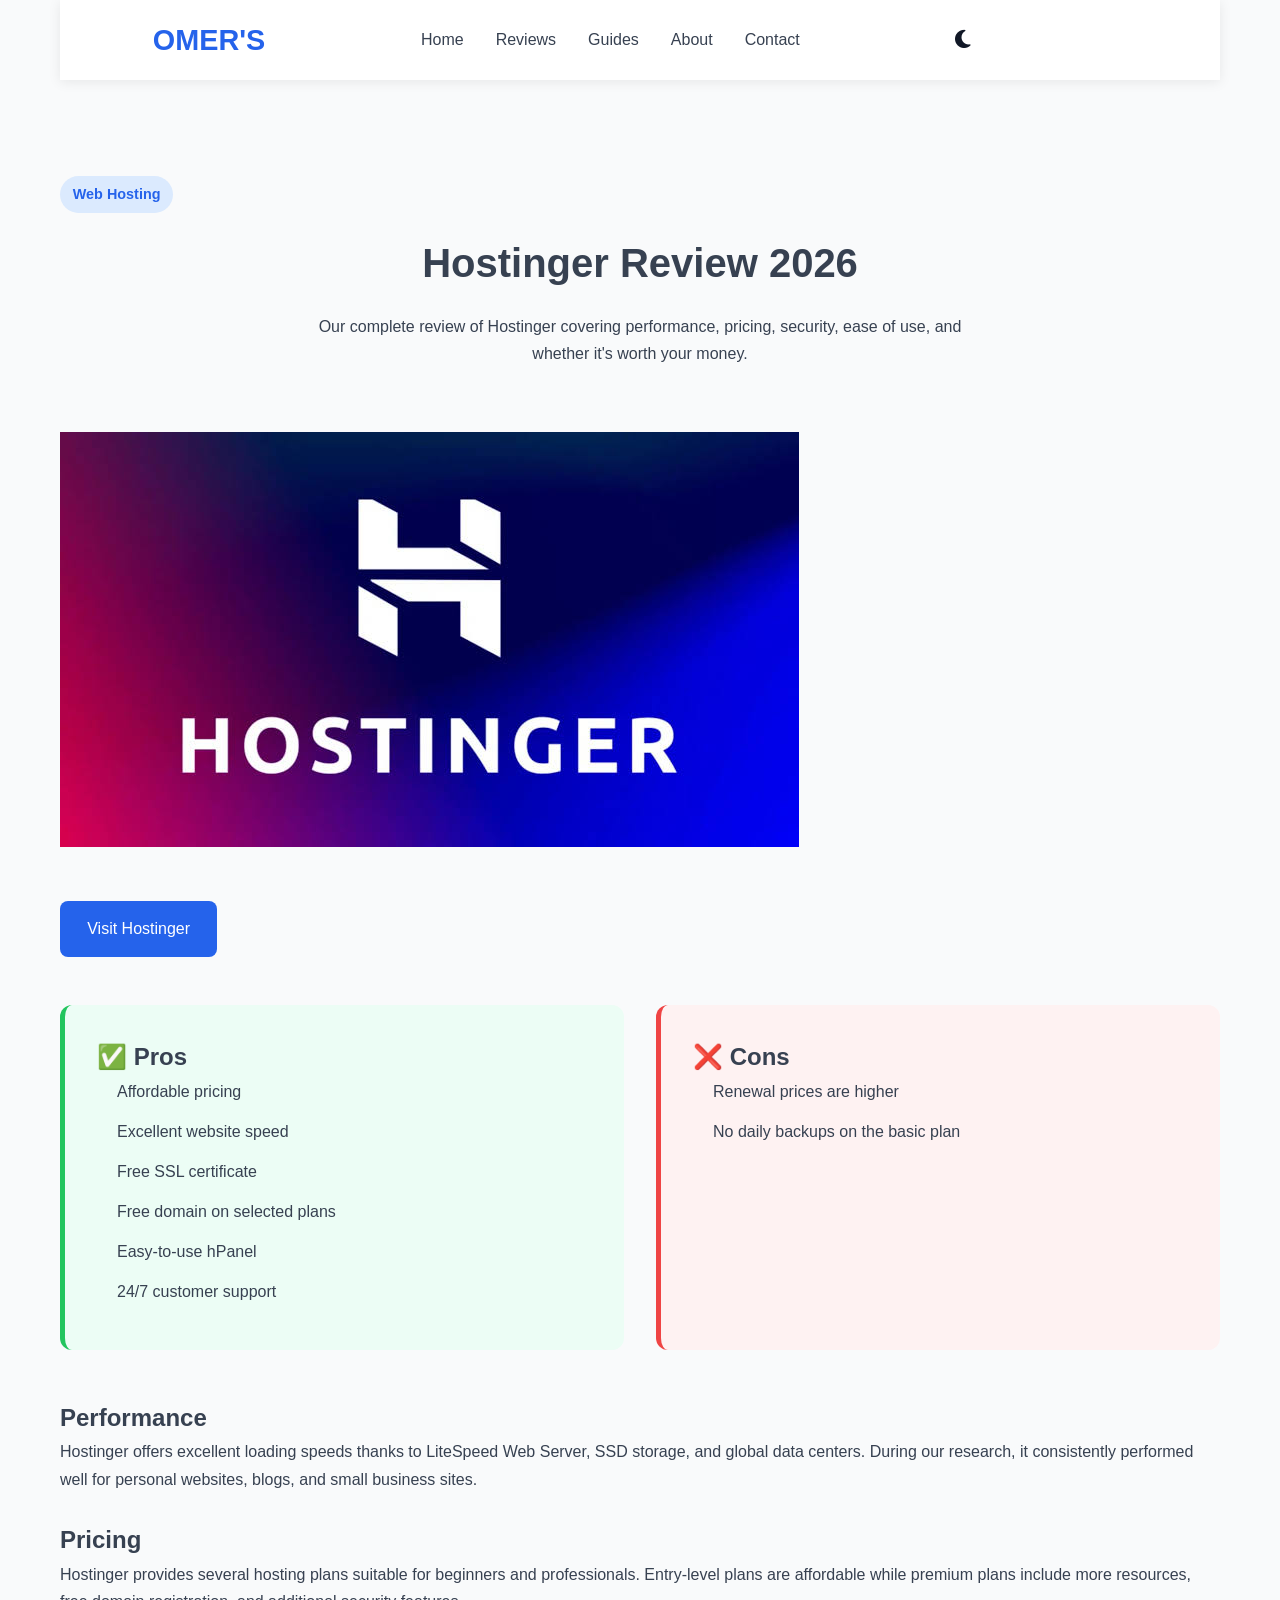
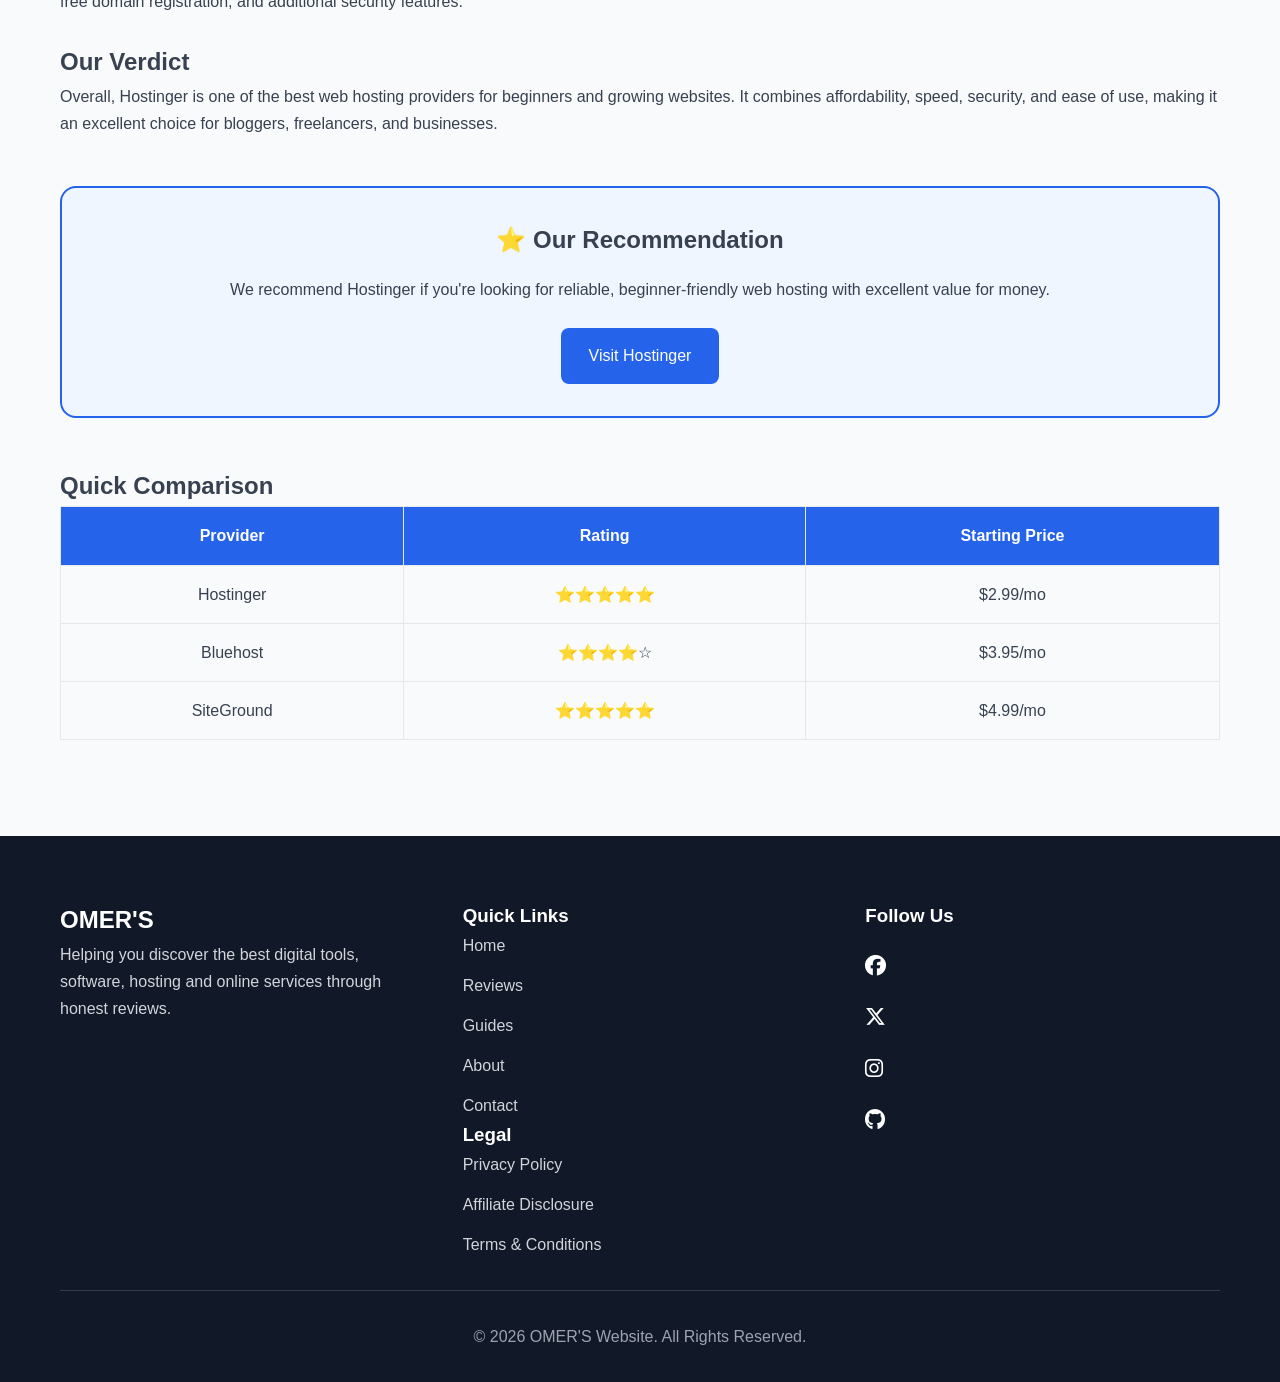
<file: Pages/hostinger-review.html>
<!DOCTYPE html>
<html lang="en">

<head>
    <meta charset="UTF-8">
    <meta name="viewport" content="width=device-width, initial-scale=1.0">

    <title>Hostinger Review 2026 | OMER'S</title>

    <meta name="description" content="Read our honest Hostinger Review 2026. Learn about pricing, speed, features, security, pros and cons before buying.">

    <link rel="canonical" href="https://yourdomain.com/Pages/hostinger-review.html">

    <link rel="icon" type="image/png" href="../Assets/Images/favicon.png">

    <link rel="stylesheet" href="../Assets/Css/variables.css">
    <link rel="stylesheet" href="../Assets/Css/style.css">
    <link rel="stylesheet" href="../Assets/Css/responsive.css">

    <link rel="stylesheet"
        href="https://cdnjs.cloudflare.com/ajax/libs/font-awesome/6.7.2/css/all.min.css">
</head>

<body>

<header>

<div class="container">

<nav class="navbar">

<a href="../index.html" class="logo">OMER'S</a>

<ul class="nav-menu">

<li><a href="../index.html" class="nav-link">Home</a></li>

<li><a href="reviews.html" class="nav-link">Reviews</a></li>

<li><a href="guides.html" class="nav-link">Guides</a></li>

<li><a href="about.html" class="nav-link">About</a></li>

<li><a href="contact.html" class="nav-link">Contact</a></li>

</ul>

<button class="theme-toggle">
<i class="fas fa-moon"></i>
</button>

<div class="menu-toggle">
<span></span>
<span></span>
<span></span>
</div>

</nav>

</div>

</header>

<main class="section">

<div class="container">

<span class="review-category">
Web Hosting
</span>

<h1 class="section-title">
Hostinger Review 2026
</h1>

<p class="section-subtitle">
Our complete review of Hostinger covering performance, pricing, security, ease of use, and whether it's worth your money.
</p>

<img src="../Assets/Images/hostinger.jpg" alt="Hostinger Review">

<br><br>

<a href="#" class="btn-primary">
Visit Hostinger
</a>
<div class="pros-cons">

    <div class="pros">

        <h2>✅ Pros</h2>

        <ul>
            <li>Affordable pricing</li>
            <li>Excellent website speed</li>
            <li>Free SSL certificate</li>
            <li>Free domain on selected plans</li>
            <li>Easy-to-use hPanel</li>
            <li>24/7 customer support</li>
        </ul>

    </div>

    <div class="cons">

        <h2>❌ Cons</h2>

        <ul>
            <li>Renewal prices are higher</li>
            <li>No daily backups on the basic plan</li>
        </ul>

    </div>

</div>

<h2>Performance</h2>

<p>
Hostinger offers excellent loading speeds thanks to LiteSpeed Web Server, SSD storage, and global data centers. During our research, it consistently performed well for personal websites, blogs, and small business sites.
</p>

<br>

<h2>Pricing</h2>

<p>
Hostinger provides several hosting plans suitable for beginners and professionals. Entry-level plans are affordable while premium plans include more resources, free domain registration, and additional security features.
</p>

<br>

<h2>Our Verdict</h2>

<p>
Overall, Hostinger is one of the best web hosting providers for beginners and growing websites. It combines affordability, speed, security, and ease of use, making it an excellent choice for bloggers, freelancers, and businesses.
</p>

<div class="affiliate-box">

    <h2>⭐ Our Recommendation</h2>

    <p>
        We recommend Hostinger if you're looking for reliable, beginner-friendly web hosting with excellent value for money.
    </p>

    <a href="#" class="btn-primary">
        Visit Hostinger
    </a>

</div>

<section class="comparison-table">

    <h2>Quick Comparison</h2>

    <table>

        <thead>

            <tr>
                <th>Provider</th>
                <th>Rating</th>
                <th>Starting Price</th>
            </tr>

        </thead>

        <tbody>

            <tr>
                <td>Hostinger</td>
                <td>⭐⭐⭐⭐⭐</td>
                <td>$2.99/mo</td>
            </tr>

            <tr>
                <td>Bluehost</td>
                <td>⭐⭐⭐⭐☆</td>
                <td>$3.95/mo</td>
            </tr>

            <tr>
                <td>SiteGround</td>
                <td>⭐⭐⭐⭐⭐</td>
                <td>$4.99/mo</td>
            </tr>

        </tbody>

    </table>

</section>

</div>

</main>

<footer data-aos="fade">

    <div class="container">

        <div class="footer-grid">

            <div class="footer-about">

                <h2>OMER'S</h2>

                <p>
                    Helping you discover the best digital tools, software,
                    hosting and online services through honest reviews.
                </p>

            </div>

            <div class="footer-links">

                <h3>Quick Links</h3>

                <ul>
                    <li><a href="../index.html">Home</a></li>
                    <li><a href="reviews.html">Reviews</a></li>
                    <li><a href="guides.html">Guides</a></li>
                    <li><a href="about.html">About</a></li>
                    <li><a href="contact.html">Contact</a></li>
                </ul>

                <h3>Legal</h3>

                <ul>
                    <li><a href="privacy-policy.html">Privacy Policy</a></li>
                    <li><a href="affiliate-disclosure.html">Affiliate Disclosure</a></li>
                    <li><a href="terms.html">Terms & Conditions</a></li>
                </ul>

            </div>

            <div class="footer-social">

                <h3>Follow Us</h3>

                <a href="#"><i class="fab fa-facebook"></i></a>
                <a href="#"><i class="fab fa-x-twitter"></i></a>
                <a href="#"><i class="fab fa-instagram"></i></a>
                <a href="#"><i class="fab fa-github"></i></a>

            </div>

        </div>

        <hr>

        <p class="copyright">
            © 2026 OMER'S Website. All Rights Reserved.
        </p>

    </div>

</footer>

<button id="backToTop">
<i class="fas fa-arrow-up"></i>
</button>

<script src="../Assets/Js/script.js"></script>
<script src="../Assets/Js/menu.js"></script>

</body>
</html>
</file>
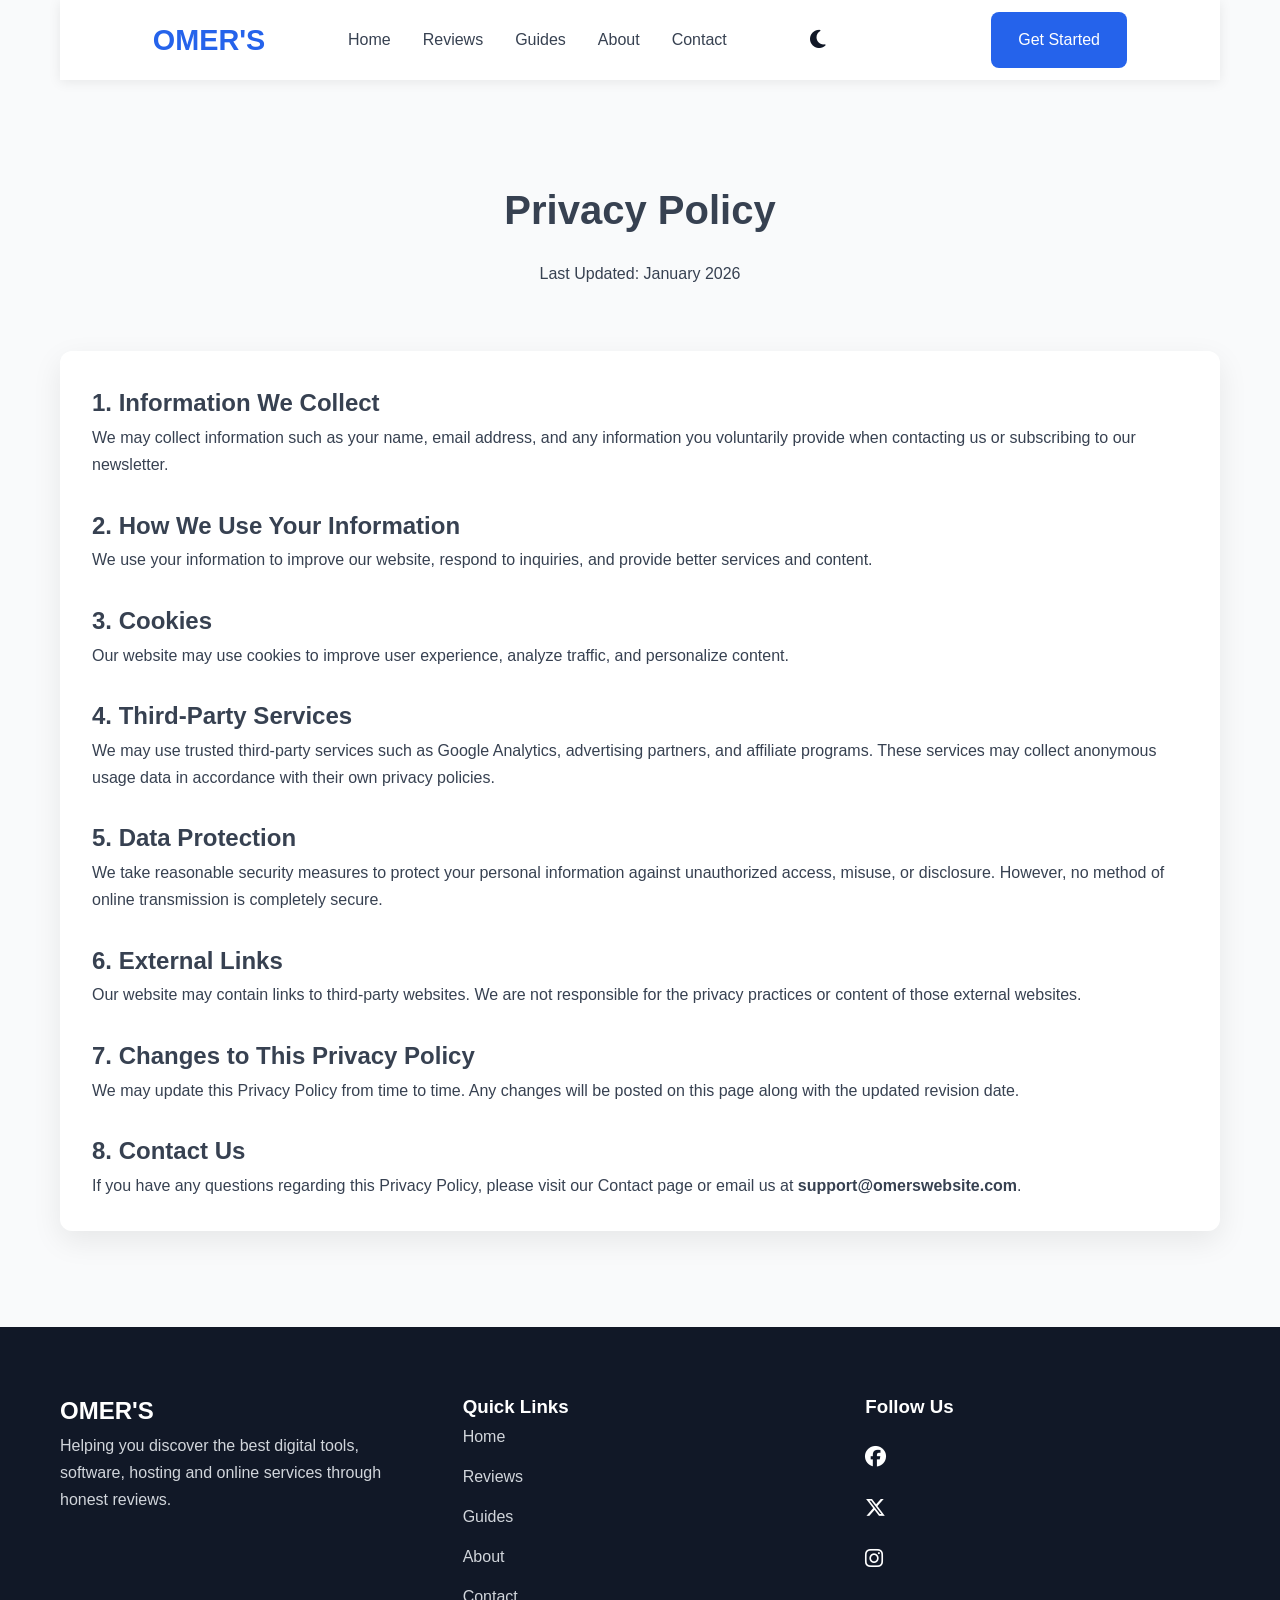
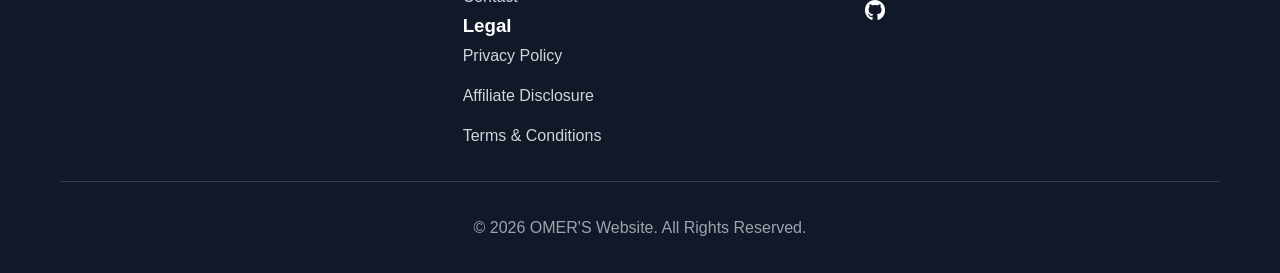
<file: Pages/privacy-policy.html>
<!DOCTYPE html>
<html lang="en">

<head>

<meta charset="UTF-8">
<meta name="viewport" content="width=device-width, initial-scale=1.0">

<title>Privacy Policy | OMER'S</title>

<!-- SEO -->

<meta name="description" content="Read the Privacy Policy of OMER'S to learn how we collect, use, and protect your personal information.">

<meta name="keywords" content="Privacy Policy, OMER'S, Affiliate Website">

<meta name="author" content="OMER'S">

<meta name="robots" content="index, follow">

<meta name="theme-color" content="#2563EB">

<link rel="canonical" href="https://yourdomain.com/Pages/privacy-policy.html">

<link rel="icon" type="image/png" href="../Assets/Images/favicon.png">

<link rel="stylesheet" href="https://unpkg.com/aos@2.3.4/dist/aos.css">

<link rel="stylesheet"
href="https://cdnjs.cloudflare.com/ajax/libs/font-awesome/6.7.2/css/all.min.css">

<link rel="stylesheet" href="../Assets/Css/variables.css">
<link rel="stylesheet" href="../Assets/Css/style.css">
<link rel="stylesheet" href="../Assets/Css/responsive.css">

</head>

<body>

<div id="loader">
<div class="spinner"></div>
</div>

<header>

<div class="container">

<nav class="navbar">

<a href="../index.html" class="logo">
OMER'S
</a>

<ul class="nav-menu">

<li><a href="../index.html" class="nav-link">Home</a></li>

<li><a href="reviews.html" class="nav-link">Reviews</a></li>

<li><a href="guides.html" class="nav-link">Guides</a></li>

<li><a href="about.html" class="nav-link">About</a></li>

<li><a href="contact.html" class="nav-link">Contact</a></li>

</ul>

<button class="theme-toggle" aria-label="Toggle Theme">
<i class="fas fa-moon"></i>
</button>

<div class="menu-toggle">
<span></span>
<span></span>
<span></span>
</div>

<a href="contact.html" class="btn-primary">
Get Started
</a>

</nav>

</div>

</header>

<main>

<section class="section">

<div class="container" data-aos="fade-up">

<h1 class="section-title">
Privacy Policy
</h1>

<p class="section-subtitle">
Last Updated: January 2026
</p>

<div class="card">

<h2>1. Information We Collect</h2>

<p>
We may collect information such as your name, email address, and any information you voluntarily provide when contacting us or subscribing to our newsletter.
</p>

<br>

<h2>2. How We Use Your Information</h2>

<p>
We use your information to improve our website, respond to inquiries, and provide better services and content.
</p>

<br>

<h2>3. Cookies</h2>

<p>
Our website may use cookies to improve user experience, analyze traffic, and personalize content.
</p>

<br>
<h2>4. Third-Party Services</h2>

<p>
We may use trusted third-party services such as Google Analytics, advertising partners, and affiliate programs. These services may collect anonymous usage data in accordance with their own privacy policies.
</p>

<br>

<h2>5. Data Protection</h2>

<p>
We take reasonable security measures to protect your personal information against unauthorized access, misuse, or disclosure. However, no method of online transmission is completely secure.
</p>

<br>

<h2>6. External Links</h2>

<p>
Our website may contain links to third-party websites. We are not responsible for the privacy practices or content of those external websites.
</p>

<br>

<h2>7. Changes to This Privacy Policy</h2>

<p>
We may update this Privacy Policy from time to time. Any changes will be posted on this page along with the updated revision date.
</p>

<br>

<h2>8. Contact Us</h2>

<p>
If you have any questions regarding this Privacy Policy, please visit our Contact page or email us at <strong>support@omerswebsite.com</strong>.
</p>

</div>

</div>

</section>

</main>

<footer data-aos="fade">

    <div class="container">

        <div class="footer-grid">

            <div class="footer-about">

                <h2>OMER'S</h2>

                <p>
                    Helping you discover the best digital tools, software,
                    hosting and online services through honest reviews.
                </p>

            </div>

            <div class="footer-links">

                <h3>Quick Links</h3>

                <ul>
                    <li><a href="../index.html">Home</a></li>
                    <li><a href="reviews.html">Reviews</a></li>
                    <li><a href="guides.html">Guides</a></li>
                    <li><a href="about.html">About</a></li>
                    <li><a href="contact.html">Contact</a></li>
                </ul>

                <h3>Legal</h3>

                <ul>
                    <li><a href="privacy-policy.html">Privacy Policy</a></li>
                    <li><a href="affiliate-disclosure.html">Affiliate Disclosure</a></li>
                    <li><a href="terms.html">Terms & Conditions</a></li>
                </ul>

            </div>

            <div class="footer-social">

                <h3>Follow Us</h3>

                <a href="#"><i class="fab fa-facebook"></i></a>
                <a href="#"><i class="fab fa-x-twitter"></i></a>
                <a href="#"><i class="fab fa-instagram"></i></a>
                <a href="#"><i class="fab fa-github"></i></a>

            </div>

        </div>

        <hr>

        <p class="copyright">
            © 2026 OMER'S Website. All Rights Reserved.
        </p>

    </div>

</footer>

<button id="backToTop">
<i class="fas fa-arrow-up"></i>
</button>

<script src="../Assets/Js/script.js"></script>
<script src="../Assets/Js/menu.js"></script>

<script src="https://unpkg.com/aos@2.3.4/dist/aos.js"></script>

<script>
AOS.init({
    duration:1000,
    once:true
});
</script>

</body>
</html>
</file>
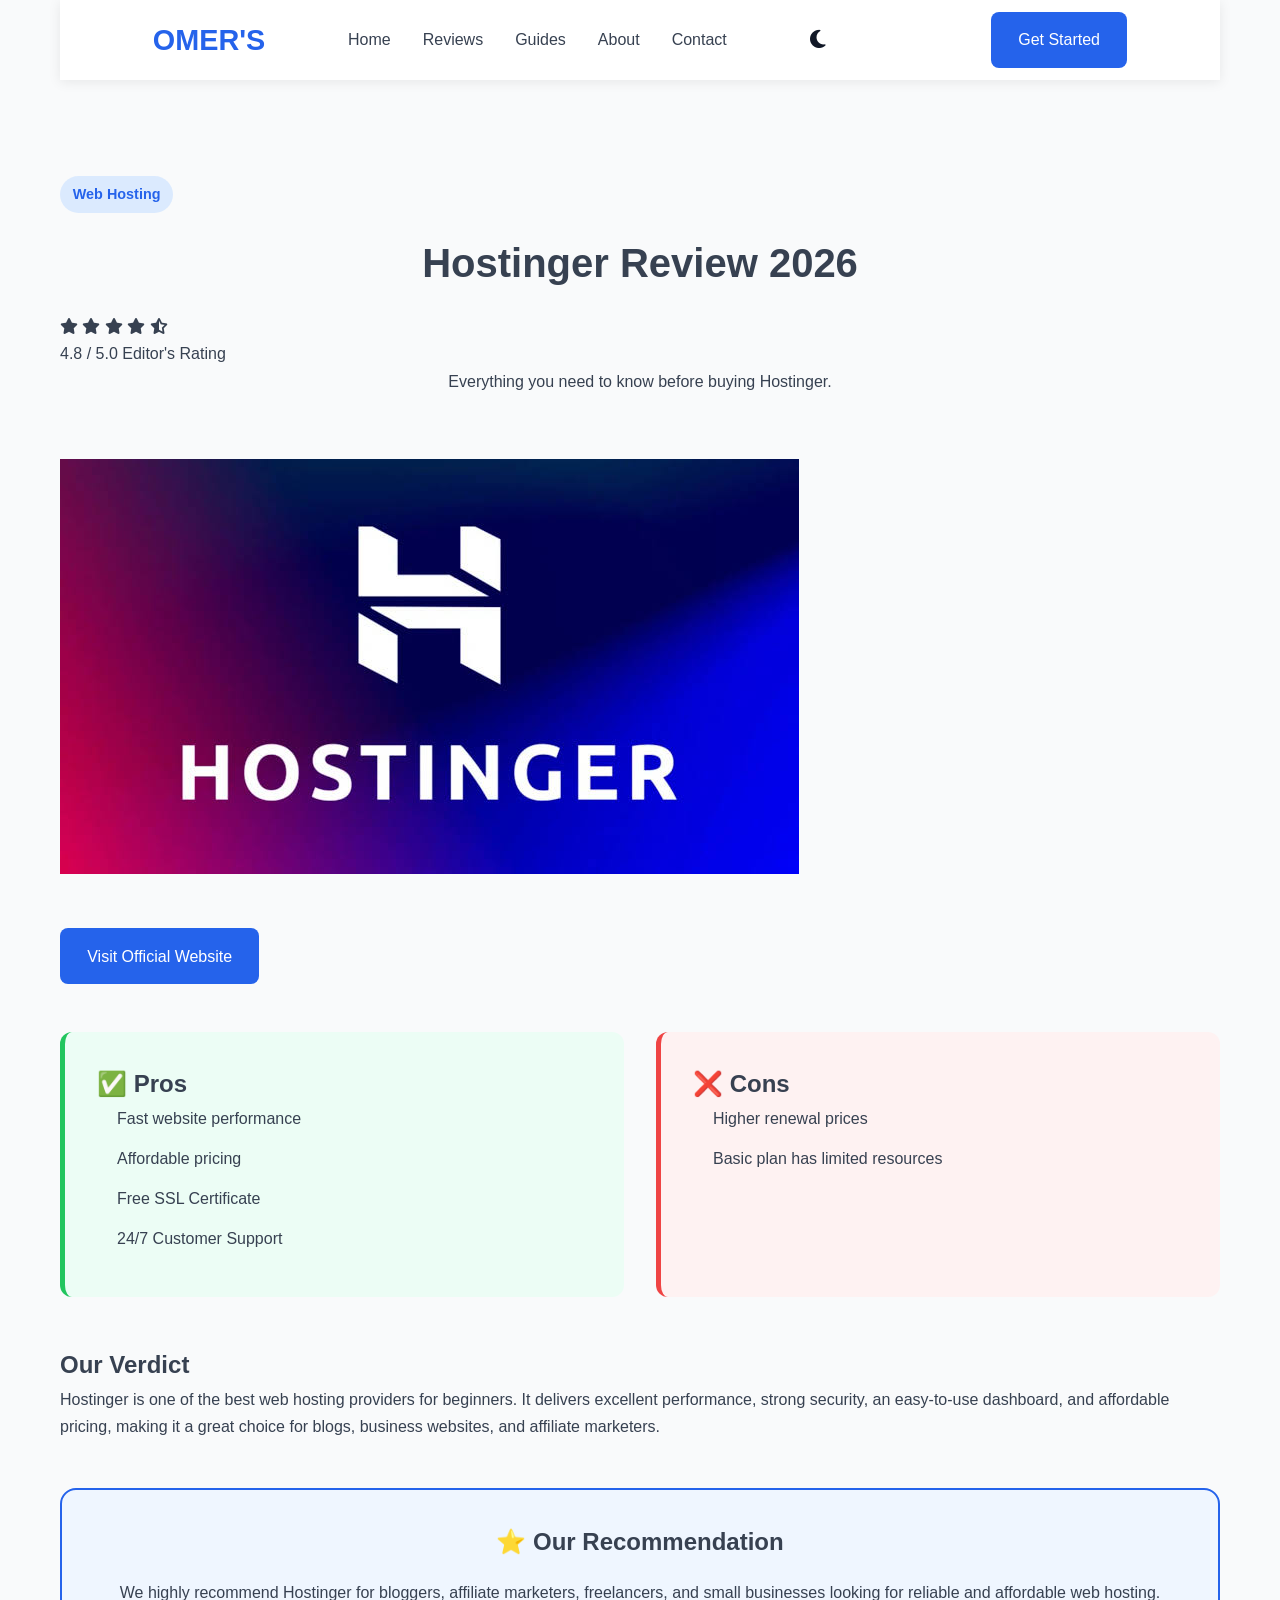
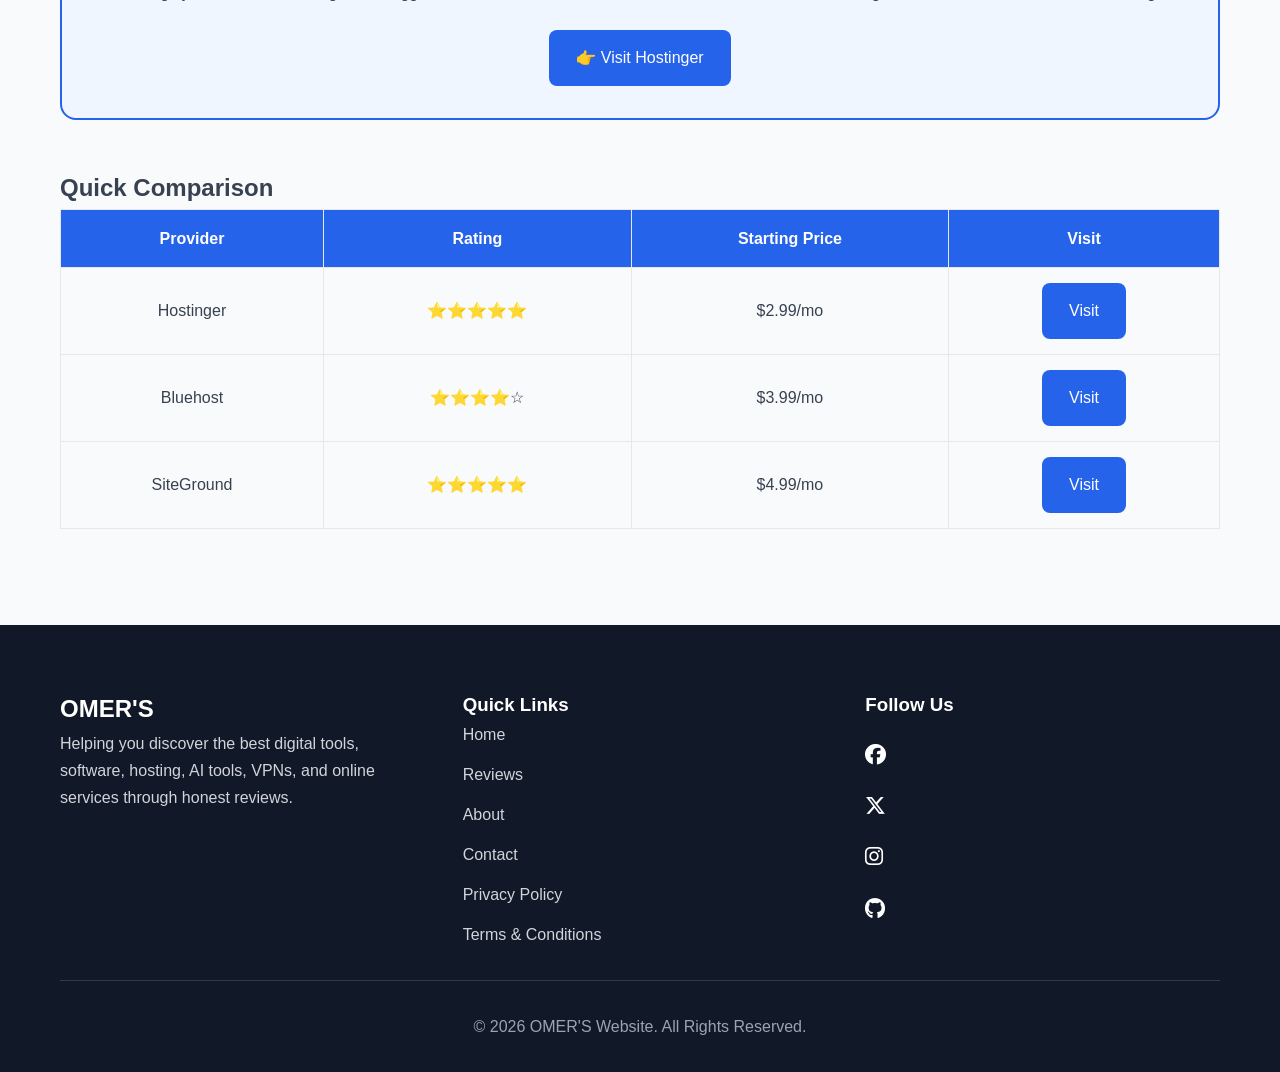
<file: Pages/review-template.html>
<!DOCTYPE html>
<html lang="en">

<head>

<meta charset="UTF-8">
<meta name="viewport" content="width=device-width, initial-scale=1.0">

<title>Hostinger Review 2026 | OMER'S</title>

<meta name="description" content="Read our detailed Hostinger Review 2026 covering pricing, performance, features, pros, cons, and our final verdict.">

<meta name="keywords" content="Hostinger Review, Web Hosting Review, Best Hosting 2026">

<meta name="author" content="OMER'S">

<meta name="robots" content="index, follow">

<meta name="theme-color" content="#2563EB">

<link rel="canonical" href="https://yourdomain.com/Pages/hostinger-review.html">

<link rel="icon" type="image/png" href="../Assets/Images/favicon.png">

<link rel="stylesheet" href="https://unpkg.com/aos@2.3.4/dist/aos.css">

<link rel="stylesheet"
href="https://cdnjs.cloudflare.com/ajax/libs/font-awesome/6.7.2/css/all.min.css">

<link rel="stylesheet" href="../Assets/Css/variables.css">
<link rel="stylesheet" href="../Assets/Css/style.css">
<link rel="stylesheet" href="../Assets/Css/responsive.css">

</head>

<body>

<div id="loader">
<div class="spinner"></div>
</div>

<header>

<div class="container">

<nav class="navbar">

<a href="../index.html" class="logo">OMER'S</a>

<ul class="nav-menu">

<li><a href="../index.html" class="nav-link">Home</a></li>

<li><a href="reviews.html" class="nav-link">Reviews</a></li>

<li><a href="guides.html" class="nav-link">Guides</a></li>

<li><a href="about.html" class="nav-link">About</a></li>

<li><a href="contact.html" class="nav-link">Contact</a></li>

</ul>

<button class="theme-toggle" aria-label="Toggle Theme">
<i class="fas fa-moon"></i>
</button>

<div class="menu-toggle">
<span></span>
<span></span>
<span></span>
</div>

<a href="contact.html" class="btn-primary">
Get Started
</a>

</nav>

</div>

</header>

<main class="section">

<div class="container" data-aos="fade-up">

<span class="review-category">
Web Hosting
</span>

<h1 class="section-title">
Hostinger Review 2026
</h1>

<div class="rating-box">

<div class="stars">

<i class="fas fa-star"></i>
<i class="fas fa-star"></i>
<i class="fas fa-star"></i>
<i class="fas fa-star"></i>
<i class="fas fa-star-half-alt"></i>

</div>

<span>4.8 / 5.0 Editor's Rating</span>

</div>

<p class="section-subtitle">
Everything you need to know before buying Hostinger.
</p>

<img src="../Assets/Images/hostinger.jpg" alt="Hostinger">

<br><br>

<a href="#" class="btn-primary">
Visit Official Website
</a>
<div class="pros-cons">

<div class="pros">

<h2>✅ Pros</h2>

<ul>

<li>Fast website performance</li>
<li>Affordable pricing</li>
<li>Free SSL Certificate</li>
<li>24/7 Customer Support</li>

</ul>

</div>

<div class="cons">

<h2>❌ Cons</h2>

<ul>

<li>Higher renewal prices</li>
<li>Basic plan has limited resources</li>

</ul>

</div>

</div>

<h2>Our Verdict</h2>

<p>
Hostinger is one of the best web hosting providers for beginners. It delivers excellent performance, strong security, an easy-to-use dashboard, and affordable pricing, making it a great choice for blogs, business websites, and affiliate marketers.
</p>

<div class="affiliate-box">

<h2>⭐ Our Recommendation</h2>

<p>
We highly recommend Hostinger for bloggers, affiliate marketers, freelancers, and small businesses looking for reliable and affordable web hosting.
</p>

<a href="#" class="btn-primary">
👉 Visit Hostinger
</a>

</div>

<section class="comparison-table">

<h2>Quick Comparison</h2>

<table>

<thead>

<tr>
<th>Provider</th>
<th>Rating</th>
<th>Starting Price</th>
<th>Visit</th>
</tr>

</thead>

<tbody>

<tr>
<td>Hostinger</td>
<td>⭐⭐⭐⭐⭐</td>
<td>$2.99/mo</td>
<td><a href="#" class="btn-primary">Visit</a></td>
</tr>

<tr>
<td>Bluehost</td>
<td>⭐⭐⭐⭐☆</td>
<td>$3.99/mo</td>
<td><a href="#" class="btn-primary">Visit</a></td>
</tr>

<tr>
<td>SiteGround</td>
<td>⭐⭐⭐⭐⭐</td>
<td>$4.99/mo</td>
<td><a href="#" class="btn-primary">Visit</a></td>
</tr>

</tbody>

</table>

</section>

</div>

</main>

<footer data-aos="fade">

<div class="container">

<div class="footer-grid">

<div class="footer-about">

<h2>OMER'S</h2>

<p>
Helping you discover the best digital tools, software, hosting, AI tools, VPNs, and online services through honest reviews.
</p>

</div>

<div class="footer-links">

<h3>Quick Links</h3>

<ul>

<li><a href="../index.html">Home</a></li>
<li><a href="reviews.html">Reviews</a></li>
<li><a href="about.html">About</a></li>
<li><a href="contact.html">Contact</a></li>
<li><a href="privacy-policy.html">Privacy Policy</a></li>
<li><a href="terms.html">Terms & Conditions</a></li>

</ul>

</div>

<div class="footer-social">

<h3>Follow Us</h3>

<a href="#"><i class="fab fa-facebook"></i></a>
<a href="#"><i class="fab fa-x-twitter"></i></a>
<a href="#"><i class="fab fa-instagram"></i></a>
<a href="#"><i class="fab fa-github"></i></a>

</div>

</div>

<hr>

<p class="copyright">
© 2026 OMER'S Website. All Rights Reserved.
</p>

</div>

</footer>

<button id="backToTop">
<i class="fas fa-arrow-up"></i>
</button>

<script src="../Assets/Js/script.js"></script>
<script src="../Assets/Js/menu.js"></script>

<script src="https://unpkg.com/aos@2.3.4/dist/aos.js"></script>

<script>
AOS.init({
    duration: 1000,
    once: true
});
</script>

</body>
</html>
</file>
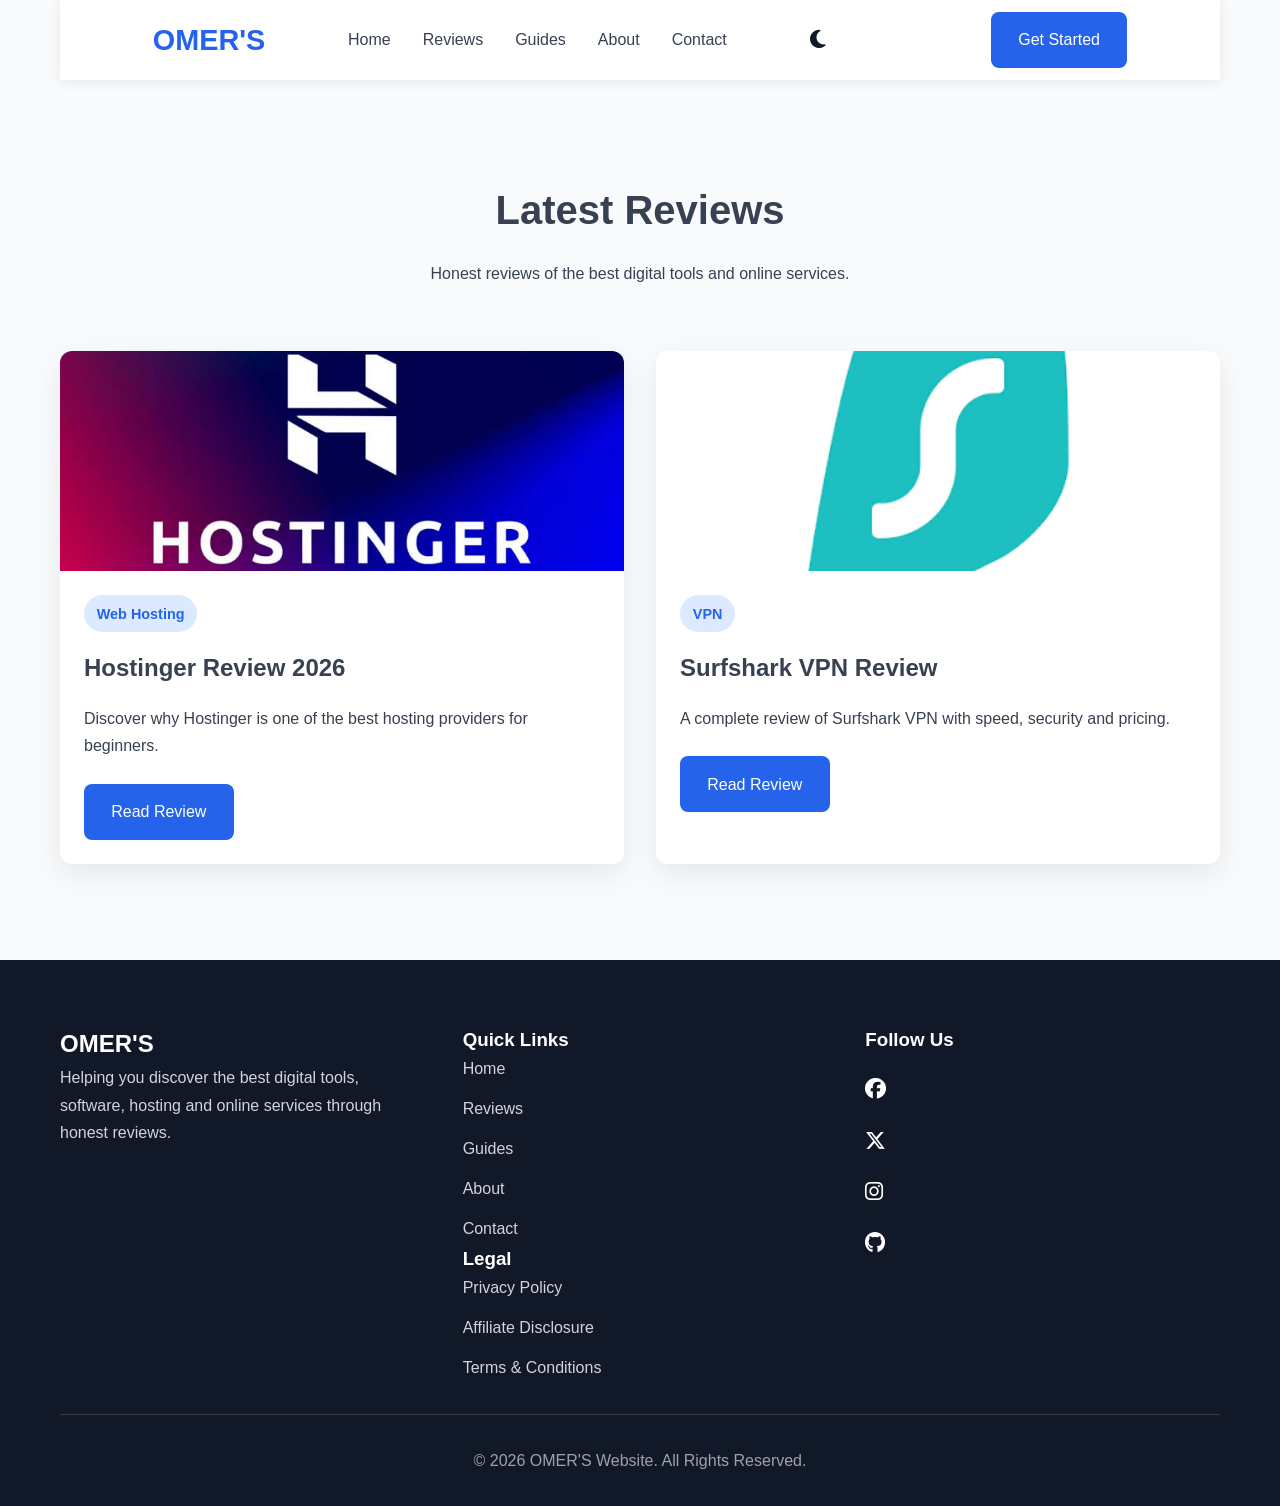
<file: Pages/reviews.html>
<!DOCTYPE html>
<html lang="en">

<head>

<meta charset="UTF-8">
<meta name="viewport" content="width=device-width, initial-scale=1.0">

<title>Reviews | OMER'S</title>

<!-- SEO -->

<meta name="description" content="Browse honest reviews of web hosting, VPNs, AI tools, software, and digital products on OMER'S.">

<meta name="keywords" content="Reviews, Web Hosting Reviews, VPN Reviews, AI Tools, Software Reviews">

<meta name="author" content="OMER'S">

<meta name="robots" content="index, follow">

<meta name="theme-color" content="#2563EB">

<link rel="canonical" href="https://yourdomain.com/Pages/reviews.html">

<link rel="icon" type="image/png" href="../Assets/Images/favicon.png">

<link rel="stylesheet" href="https://unpkg.com/aos@2.3.4/dist/aos.css">

<link rel="stylesheet"
href="https://cdnjs.cloudflare.com/ajax/libs/font-awesome/6.7.2/css/all.min.css">

<link rel="stylesheet" href="../Assets/Css/variables.css">
<link rel="stylesheet" href="../Assets/Css/style.css">
<link rel="stylesheet" href="../Assets/Css/responsive.css">

</head>

<body>

<div id="loader">
<div class="spinner"></div>
</div>

<header>

<div class="container">

<nav class="navbar">

<a href="../index.html" class="logo">
OMER'S
</a>

<ul class="nav-menu">

<li><a href="../index.html" class="nav-link">Home</a></li>

<li><a href="reviews.html" class="nav-link">Reviews</a></li>

<li><a href="guides.html" class="nav-link">Guides</a></li>

<li><a href="about.html" class="nav-link">About</a></li>

<li><a href="contact.html" class="nav-link">Contact</a></li>

</ul>

<button class="theme-toggle" aria-label="Toggle Theme">
<i class="fas fa-moon"></i>
</button>

<div class="menu-toggle">
<span></span>
<span></span>
<span></span>
</div>

<a href="contact.html" class="btn-primary">
Get Started
</a>

</nav>

</div>

</header>

<main class="section">

<div class="container" data-aos="fade-up">

<h1 class="section-title">
Latest Reviews
</h1>

<p class="section-subtitle">
Honest reviews of the best digital tools and online services.
</p>

<div class="reviews-grid">

<article class="card review-card">

<img src="../Assets/Images/hostinger.jpg" alt="Hostinger">

<div class="review-content">

<span class="review-category">
Web Hosting
</span>

<h3>
Hostinger Review 2026
</h3>

<p>
Discover why Hostinger is one of the best hosting providers for beginners.
</p>

<a href="hostinger-review.html" class="btn-primary">
Read Review
</a>

</div>

</article>

<article class="card review-card">

<img src="../Assets/Images/surfshark.jpg" alt="Surfshark">

<div class="review-content">

<span class="review-category">
VPN
</span>

<h3>
Surfshark VPN Review
</h3>

<p>
A complete review of Surfshark VPN with speed, security and pricing.
</p>

<a href="surfshark-review.html" class="btn-primary">
Read Review
</a>

</div>

</article>
</div>

</div>

</main>

<footer data-aos="fade">

    <div class="container">

        <div class="footer-grid">

            <div class="footer-about">

                <h2>OMER'S</h2>

                <p>
                    Helping you discover the best digital tools, software,
                    hosting and online services through honest reviews.
                </p>

            </div>

            <div class="footer-links">

                <h3>Quick Links</h3>

                <ul>
                    <li><a href="../index.html">Home</a></li>
                    <li><a href="reviews.html">Reviews</a></li>
                    <li><a href="guides.html">Guides</a></li>
                    <li><a href="about.html">About</a></li>
                    <li><a href="contact.html">Contact</a></li>
                </ul>

                <h3>Legal</h3>

                <ul>
                    <li><a href="privacy-policy.html">Privacy Policy</a></li>
                    <li><a href="affiliate-disclosure.html">Affiliate Disclosure</a></li>
                    <li><a href="terms.html">Terms & Conditions</a></li>
                </ul>

            </div>

            <div class="footer-social">

                <h3>Follow Us</h3>

                <a href="#"><i class="fab fa-facebook"></i></a>
                <a href="#"><i class="fab fa-x-twitter"></i></a>
                <a href="#"><i class="fab fa-instagram"></i></a>
                <a href="#"><i class="fab fa-github"></i></a>

            </div>

        </div>

        <hr>

        <p class="copyright">
            © 2026 OMER'S Website. All Rights Reserved.
        </p>

    </div>

</footer>

<button id="backToTop">
<i class="fas fa-arrow-up"></i>
</button>

<script src="../Assets/Js/script.js"></script>
<script src="../Assets/Js/menu.js"></script>

<script src="https://unpkg.com/aos@2.3.4/dist/aos.js"></script>

<script>
AOS.init({
    duration: 1000,
    once: true
});
</script>

</body>
</html>
</file>
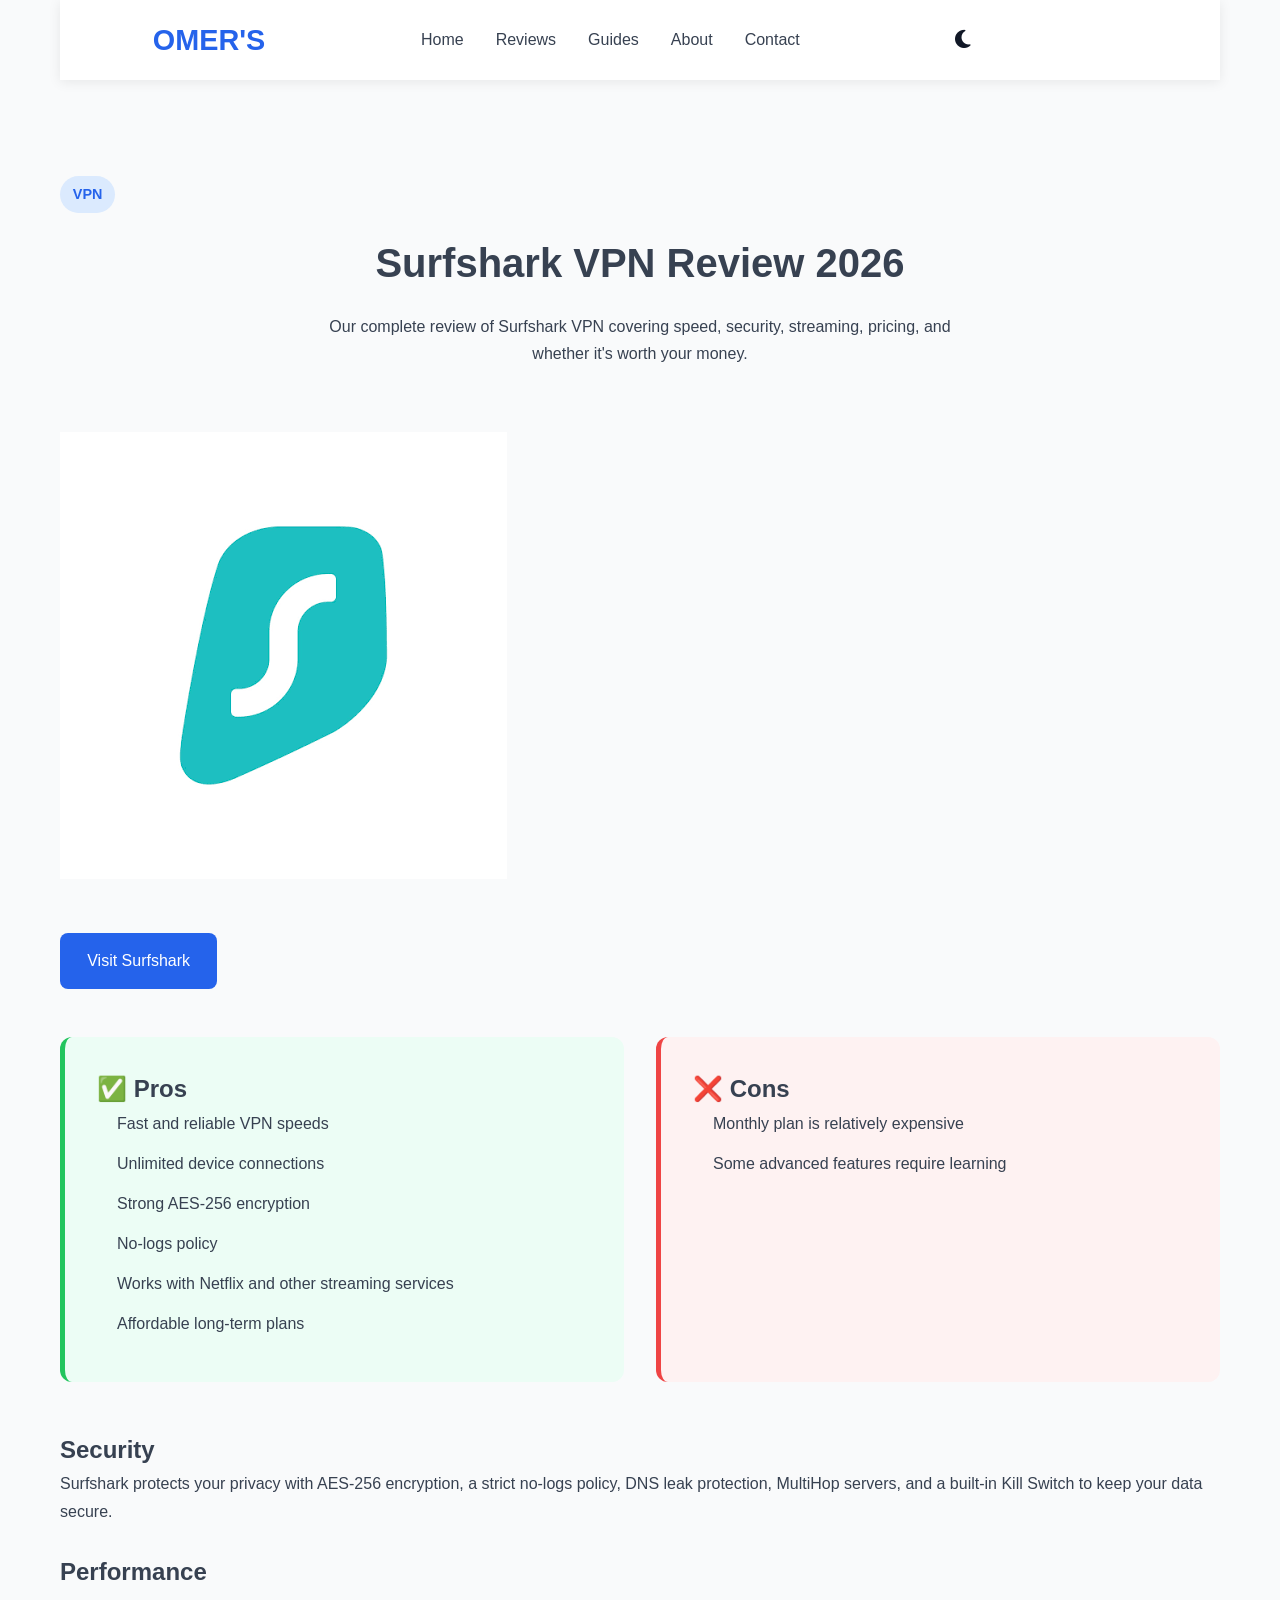
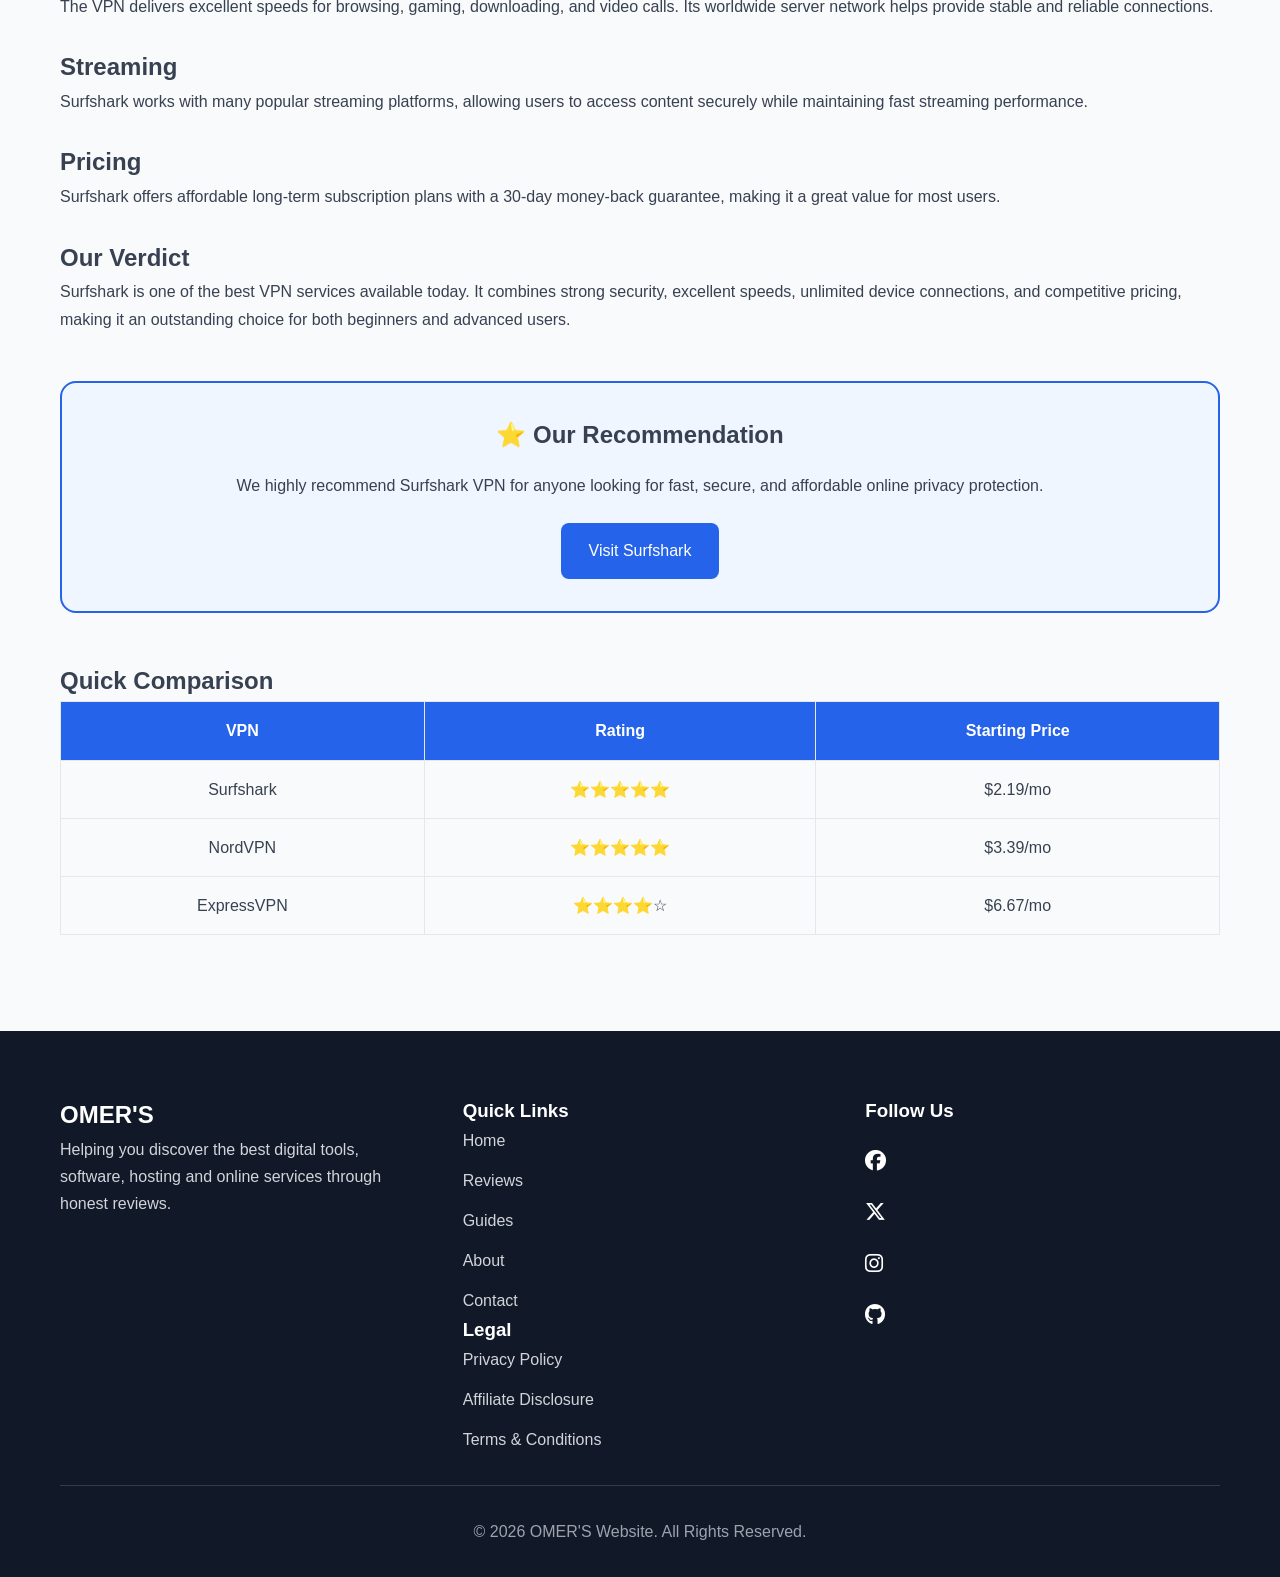
<file: Pages/surfshark-review.html>
<!DOCTYPE html>
<html lang="en">

<head>
    <meta charset="UTF-8">
    <meta name="viewport" content="width=device-width, initial-scale=1.0">

    <title>Surfshark VPN Review 2026 | OMER'S</title>

    <meta name="description" content="Read our honest Surfshark VPN Review 2026. Learn about pricing, speed, security, features, pros and cons before buying.">

    <link rel="canonical" href="https://yourdomain.com/Pages/surfshark-review.html">

    <link rel="icon" type="image/png" href="../Assets/Images/favicon.png">

    <link rel="stylesheet" href="../Assets/Css/variables.css">
    <link rel="stylesheet" href="../Assets/Css/style.css">
    <link rel="stylesheet" href="../Assets/Css/responsive.css">

    <link rel="stylesheet"
        href="https://cdnjs.cloudflare.com/ajax/libs/font-awesome/6.7.2/css/all.min.css">
</head>

<body>

<header>

<div class="container">

<nav class="navbar">

<a href="../index.html" class="logo">OMER'S</a>

<ul class="nav-menu">

<li><a href="../index.html" class="nav-link">Home</a></li>

<li><a href="reviews.html" class="nav-link">Reviews</a></li>

<li><a href="guides.html" class="nav-link">Guides</a></li>

<li><a href="about.html" class="nav-link">About</a></li>

<li><a href="contact.html" class="nav-link">Contact</a></li>

</ul>

<button class="theme-toggle">
<i class="fas fa-moon"></i>
</button>

<div class="menu-toggle">
<span></span>
<span></span>
<span></span>
</div>

</nav>

</div>

</header>

<main class="section">

<div class="container">

<span class="review-category">
VPN
</span>

<h1 class="section-title">
Surfshark VPN Review 2026
</h1>

<p class="section-subtitle">
Our complete review of Surfshark VPN covering speed, security, streaming, pricing, and whether it's worth your money.
</p>

<img src="../Assets/Images/surfshark.jpg" alt="Surfshark VPN Review">

<br><br>

<a href="#" class="btn-primary">
Visit Surfshark
</a>
<div class="pros-cons">

    <div class="pros">

        <h2>✅ Pros</h2>

        <ul>
            <li>Fast and reliable VPN speeds</li>
            <li>Unlimited device connections</li>
            <li>Strong AES-256 encryption</li>
            <li>No-logs policy</li>
            <li>Works with Netflix and other streaming services</li>
            <li>Affordable long-term plans</li>
        </ul>

    </div>

    <div class="cons">

        <h2>❌ Cons</h2>

        <ul>
            <li>Monthly plan is relatively expensive</li>
            <li>Some advanced features require learning</li>
        </ul>

    </div>

</div>

<h2>Security</h2>

<p>
Surfshark protects your privacy with AES-256 encryption, a strict no-logs policy, DNS leak protection, MultiHop servers, and a built-in Kill Switch to keep your data secure.
</p>

<br>

<h2>Performance</h2>

<p>
The VPN delivers excellent speeds for browsing, gaming, downloading, and video calls. Its worldwide server network helps provide stable and reliable connections.
</p>

<br>

<h2>Streaming</h2>

<p>
Surfshark works with many popular streaming platforms, allowing users to access content securely while maintaining fast streaming performance.
</p>

<br>

<h2>Pricing</h2>

<p>
Surfshark offers affordable long-term subscription plans with a 30-day money-back guarantee, making it a great value for most users.
</p>

<br>

<h2>Our Verdict</h2>

<p>
Surfshark is one of the best VPN services available today. It combines strong security, excellent speeds, unlimited device connections, and competitive pricing, making it an outstanding choice for both beginners and advanced users.
</p>

<div class="affiliate-box">

    <h2>⭐ Our Recommendation</h2>

    <p>
        We highly recommend Surfshark VPN for anyone looking for fast, secure, and affordable online privacy protection.
    </p>

    <a href="#" class="btn-primary">
        Visit Surfshark
    </a>

</div>

<section class="comparison-table">

<h2>Quick Comparison</h2>

<table>

<thead>

<tr>
<th>VPN</th>
<th>Rating</th>
<th>Starting Price</th>
</tr>

</thead>

<tbody>

<tr>
<td>Surfshark</td>
<td>⭐⭐⭐⭐⭐</td>
<td>$2.19/mo</td>
</tr>

<tr>
<td>NordVPN</td>
<td>⭐⭐⭐⭐⭐</td>
<td>$3.39/mo</td>
</tr>

<tr>
<td>ExpressVPN</td>
<td>⭐⭐⭐⭐☆</td>
<td>$6.67/mo</td>
</tr>

</tbody>

</table>

</section>

</div>

</main>

<footer data-aos="fade">

    <div class="container">

        <div class="footer-grid">

            <div class="footer-about">

                <h2>OMER'S</h2>

                <p>
                    Helping you discover the best digital tools, software,
                    hosting and online services through honest reviews.
                </p>

            </div>

            <div class="footer-links">

                <h3>Quick Links</h3>

                <ul>
                    <li><a href="../index.html">Home</a></li>
                    <li><a href="reviews.html">Reviews</a></li>
                    <li><a href="guides.html">Guides</a></li>
                    <li><a href="about.html">About</a></li>
                    <li><a href="contact.html">Contact</a></li>
                </ul>

                <h3>Legal</h3>

                <ul>
                    <li><a href="privacy-policy.html">Privacy Policy</a></li>
                    <li><a href="affiliate-disclosure.html">Affiliate Disclosure</a></li>
                    <li><a href="terms.html">Terms & Conditions</a></li>
                </ul>

            </div>

            <div class="footer-social">

                <h3>Follow Us</h3>

                <a href="#"><i class="fab fa-facebook"></i></a>
                <a href="#"><i class="fab fa-x-twitter"></i></a>
                <a href="#"><i class="fab fa-instagram"></i></a>
                <a href="#"><i class="fab fa-github"></i></a>

            </div>

        </div>

        <hr>

        <p class="copyright">
            © 2026 OMER'S Website. All Rights Reserved.
        </p>

    </div>

</footer>

<button id="backToTop">
<i class="fas fa-arrow-up"></i>
</button>

<script src="../Assets/Js/script.js"></script>
<script src="../Assets/Js/menu.js"></script>

</body>
</html>
</file>
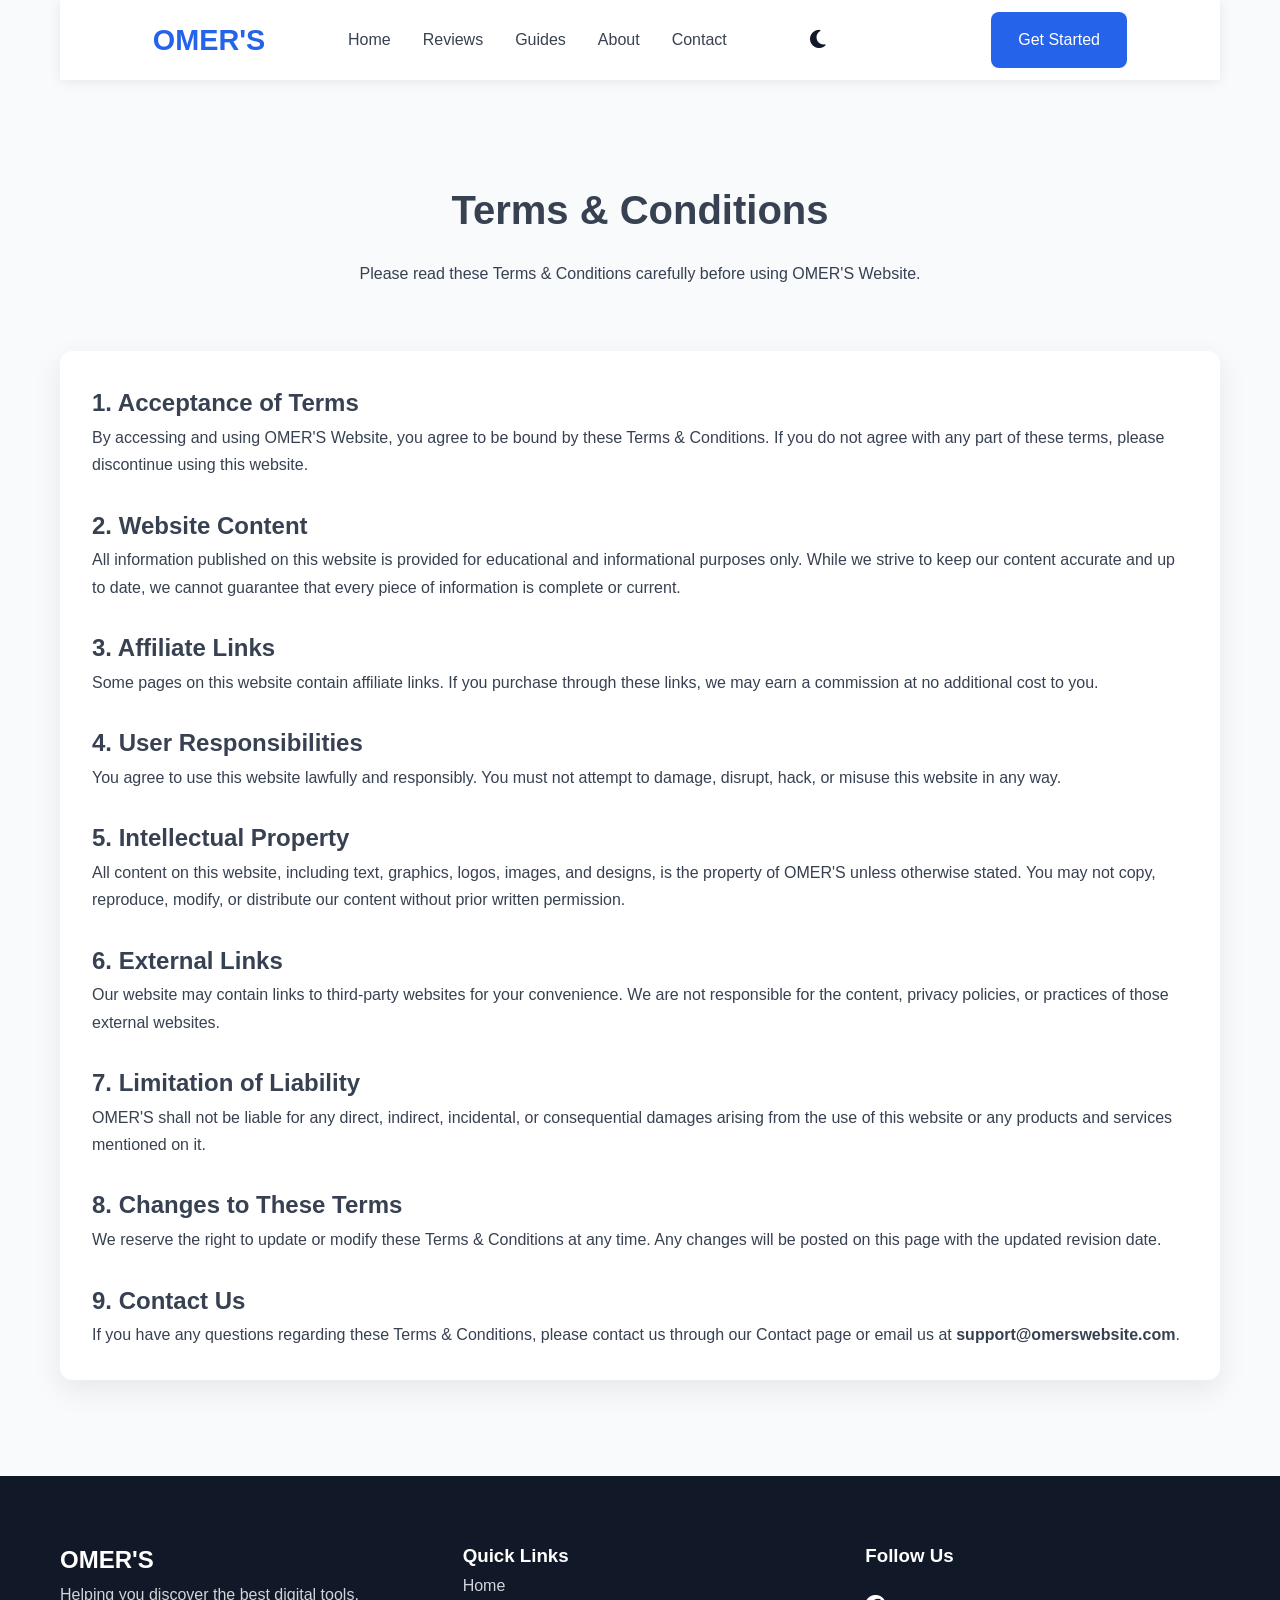
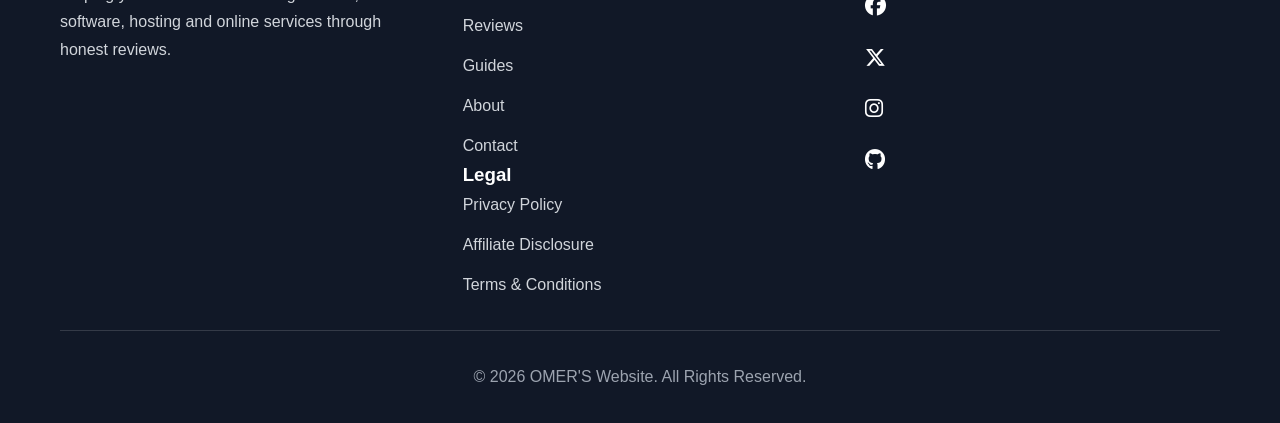
<file: Pages/terms.html>
<!DOCTYPE html>
<html lang="en">

<head>

<meta charset="UTF-8">
<meta name="viewport" content="width=device-width, initial-scale=1.0">

<title>Terms & Conditions | OMER'S</title>

<!-- SEO -->

<meta name="description" content="Read the Terms & Conditions for using OMER'S website, including your rights, responsibilities, and important legal information.">

<meta name="keywords" content="Terms and Conditions, OMER'S, Website Terms">

<meta name="author" content="OMER'S">

<meta name="robots" content="index, follow">

<meta name="theme-color" content="#2563EB">

<link rel="canonical" href="https://yourdomain.com/Pages/terms.html">

<link rel="icon" type="image/png" href="../Assets/Images/favicon.png">

<link rel="stylesheet" href="https://unpkg.com/aos@2.3.4/dist/aos.css">

<link rel="stylesheet"
href="https://cdnjs.cloudflare.com/ajax/libs/font-awesome/6.7.2/css/all.min.css">

<link rel="stylesheet" href="../Assets/Css/variables.css">
<link rel="stylesheet" href="../Assets/Css/style.css">
<link rel="stylesheet" href="../Assets/Css/responsive.css">

</head>

<body>

<div id="loader">
<div class="spinner"></div>
</div>

<header>

<div class="container">

<nav class="navbar">

<a href="../index.html" class="logo">
OMER'S
</a>

<ul class="nav-menu">

<li><a href="../index.html" class="nav-link">Home</a></li>

<li><a href="reviews.html" class="nav-link">Reviews</a></li>

<li><a href="guides.html" class="nav-link">Guides</a></li>

<li><a href="about.html" class="nav-link">About</a></li>

<li><a href="contact.html" class="nav-link">Contact</a></li>

</ul>

<button class="theme-toggle" aria-label="Toggle Theme">
<i class="fas fa-moon"></i>
</button>

<div class="menu-toggle">
<span></span>
<span></span>
<span></span>
</div>

<a href="contact.html" class="btn-primary">
Get Started
</a>

</nav>

</div>

</header>

<main>

<section class="section">

<div class="container" data-aos="fade-up">

<h1 class="section-title">
Terms & Conditions
</h1>

<p class="section-subtitle">
Please read these Terms & Conditions carefully before using OMER'S Website.
</p>

<div class="card">

<h2>1. Acceptance of Terms</h2>

<p>
By accessing and using OMER'S Website, you agree to be bound by these Terms & Conditions. If you do not agree with any part of these terms, please discontinue using this website.
</p>

<br>

<h2>2. Website Content</h2>

<p>
All information published on this website is provided for educational and informational purposes only. While we strive to keep our content accurate and up to date, we cannot guarantee that every piece of information is complete or current.
</p>

<br>

<h2>3. Affiliate Links</h2>

<p>
Some pages on this website contain affiliate links. If you purchase through these links, we may earn a commission at no additional cost to you.
</p>

<br>

<h2>4. User Responsibilities</h2>

<p>
You agree to use this website lawfully and responsibly. You must not attempt to damage, disrupt, hack, or misuse this website in any way.
</p>

<br>
<h2>5. Intellectual Property</h2>

<p>
All content on this website, including text, graphics, logos, images, and designs, is the property of OMER'S unless otherwise stated. You may not copy, reproduce, modify, or distribute our content without prior written permission.
</p>

<br>

<h2>6. External Links</h2>

<p>
Our website may contain links to third-party websites for your convenience. We are not responsible for the content, privacy policies, or practices of those external websites.
</p>

<br>

<h2>7. Limitation of Liability</h2>

<p>
OMER'S shall not be liable for any direct, indirect, incidental, or consequential damages arising from the use of this website or any products and services mentioned on it.
</p>

<br>

<h2>8. Changes to These Terms</h2>

<p>
We reserve the right to update or modify these Terms & Conditions at any time. Any changes will be posted on this page with the updated revision date.
</p>

<br>

<h2>9. Contact Us</h2>

<p>
If you have any questions regarding these Terms & Conditions, please contact us through our Contact page or email us at <strong>support@omerswebsite.com</strong>.
</p>

</div>

</div>

</section>

</main>

<footer data-aos="fade">

    <div class="container">

        <div class="footer-grid">

            <div class="footer-about">

                <h2>OMER'S</h2>

                <p>
                    Helping you discover the best digital tools, software,
                    hosting and online services through honest reviews.
                </p>

            </div>

            <div class="footer-links">

                <h3>Quick Links</h3>

                <ul>
                    <li><a href="../index.html">Home</a></li>
                    <li><a href="reviews.html">Reviews</a></li>
                    <li><a href="guides.html">Guides</a></li>
                    <li><a href="about.html">About</a></li>
                    <li><a href="contact.html">Contact</a></li>
                </ul>

                <h3>Legal</h3>

                <ul>
                    <li><a href="privacy-policy.html">Privacy Policy</a></li>
                    <li><a href="affiliate-disclosure.html">Affiliate Disclosure</a></li>
                    <li><a href="terms.html">Terms & Conditions</a></li>
                </ul>

            </div>

            <div class="footer-social">

                <h3>Follow Us</h3>

                <a href="#"><i class="fab fa-facebook"></i></a>
                <a href="#"><i class="fab fa-x-twitter"></i></a>
                <a href="#"><i class="fab fa-instagram"></i></a>
                <a href="#"><i class="fab fa-github"></i></a>

            </div>

        </div>

        <hr>

        <p class="copyright">
            © 2026 OMER'S Website. All Rights Reserved.
        </p>

    </div>

</footer>

<button id="backToTop">
<i class="fas fa-arrow-up"></i>
</button>

<script src="../Assets/Js/script.js"></script>
<script src="../Assets/Js/menu.js"></script>

<script src="https://unpkg.com/aos@2.3.4/dist/aos.js"></script>

<script>
AOS.init({
    duration: 1000,
    once: true
});
</script>

</body>
</html>
</file>
<file: Assets/Css/variables.css>
:root{

    /* ==========================
       COLORS
    ========================== */

    --primary-color:#2563EB;
    --secondary-color:#1E40AF;
    --accent-color:#38BDF8;

    --dark-color:#111827;
    --light-color:#F9FAFB;

    --text-color:#374151;
    --white-color:#FFFFFF;

    --border-color:#E5E7EB;

    /* ==========================
       TYPOGRAPHY
    ========================== */

    --font-family:"Poppins",sans-serif;

    --fs-xl:3rem;
    --fs-lg:2rem;
    --fs-md:1.2rem;
    --fs-sm:1rem;
    --fs-xs:.9rem;

    /* ==========================
       SPACING
    ========================== */

    --space-xs:.5rem;
    --space-sm:1rem;
    --space-md:2rem;
    --space-lg:4rem;
    --space-xl:6rem;

    /* ==========================
       BORDER RADIUS
    ========================== */

    --radius-sm:8px;
    --radius-md:12px;
    --radius-lg:20px;
    --radius-round:50px;

    /* ==========================
       SHADOWS
    ========================== */

    --shadow-sm:0 2px 10px rgba(0,0,0,.08);
    --shadow-md:0 10px 30px rgba(0,0,0,.08);
    --shadow-lg:0 20px 40px rgba(0,0,0,.12);

    /* ==========================
       TRANSITION
    ========================== */

    --transition:.3s ease;

}
</file>
<file: Assets/Css/style.css>
/* ===================================
   RESET
=================================== */

*{
    margin:0;
    padding:0;
    box-sizing:border-box;
}

html{
    scroll-behavior:smooth;
}

body{
    font-family:var(--font-family);
    background:var(--light-color);
    color:var(--text-color);
    line-height:1.7;
    overflow-x:hidden;
}

img{
    display:block;
    max-width:100%;
}

a{
    text-decoration:none;
    color:inherit;
}

ul{
    list-style:none;
}

button,
input,
textarea{
    border:none;
    outline:none;
    font:inherit;
}

/* ===================================
   CONTAINER
=================================== */

.container{
    width:100%;
    max-width:1200px;
    margin:auto;
    padding:0 20px;
}

/* ===================================
   NAVBAR
=================================== */

.navbar{
    position:sticky;
    top:0;
    z-index:1000;

    display:flex;
    justify-content:space-between;
    align-items:center;

    height:80px;
    padding:0 8%;

    background:var(--white-color);

    box-shadow:0 2px 12px rgba(0,0,0,.08);
}

.logo{
    font-size:1.8rem;
    font-weight:700;
    color:var(--primary-color);
}

.nav-menu{
    display:flex;
    gap:2rem;
}

.nav-link{
    position:relative;
    font-weight:500;
    transition:.3s;
}

.nav-link:hover{
    color:var(--primary-color);
}

.nav-link::after{

    content:"";

    position:absolute;

    left:0;

    bottom:-6px;

    width:0;

    height:2px;

    background:var(--primary-color);

    transition:.3s;

}

.nav-link:hover::after{
    width:100%;
}

/* ===================================
   BUTTONS
=================================== */

.btn-primary{

    display:inline-block;

    background:var(--primary-color);

    color:#fff;

    padding:.9rem 1.7rem;

    border-radius:var(--radius-sm);

    transition:.3s;

}

.btn-primary:hover{

    background:var(--secondary-color);

    transform:translateY(-3px);

}

.btn-secondary{

    display:inline-block;

    padding:.9rem 1.7rem;

    border:2px solid var(--primary-color);

    color:var(--primary-color);

    border-radius:var(--radius-sm);

    transition:.3s;

}

.btn-secondary:hover{

    background:var(--primary-color);

    color:#fff;

    transform:translateY(-3px);

}

/* ===================================
   HERO
=================================== */

.hero{

    min-height:calc(100vh - 80px);

    display:flex;

    align-items:center;

    padding:5rem 8%;

}

.hero-container{

    display:flex;

    align-items:center;

    justify-content:space-between;

    gap:4rem;

}

.hero-content{

    flex:1;

}

.hero-tag{

    display:inline-block;

    background:#DBEAFE;

    color:var(--primary-color);

    padding:.6rem 1rem;

    border-radius:50px;

    font-weight:600;

    margin-bottom:1.5rem;

}

.hero-content h1{

    font-size:var(--fs-xl);

    line-height:1.2;

    margin-bottom:1.5rem;

}

.hero-content p{

    font-size:var(--fs-md);

    margin-bottom:2rem;

    max-width:600px;

}

.hero-buttons{

    display:flex;

    gap:1rem;

}

.hero-image{

    flex:1;

    display:flex;

    justify-content:center;

}

.hero-image img{

    width:100%;

    max-width:500px;

    animation:float 4s ease-in-out infinite;

}

@keyframes float{

0%,100%{

transform:translateY(0);

}

50%{

transform:translateY(-15px);

}

}

/* ===================================
   SECTION
=================================== */

.section{

padding:6rem 0;

}

.section-title{

font-size:2.5rem;

text-align:center;

margin-bottom:1rem;

}

.section-subtitle{

max-width:650px;

margin:0 auto 4rem;

text-align:center;

line-height:1.7;

color:var(--text-color);

}

/* ===================================
CARDS
=================================== */

.card{
background:var(--white-color);
border-radius:var(--radius-md);
padding:2rem;
box-shadow:0 10px 30px rgba(0,0,0,.08);
transition:.35s;
}

.card:hover{
transform:translateY(-8px);
}

/* ===================================
FEATURES
=================================== */

.features-grid{
display:grid;
grid-template-columns:repeat(3,1fr);
gap:2rem;
}

.feature-card{
text-align:center;
}

.feature-card i{
width:70px;
height:70px;

display:flex;
justify-content:center;
align-items:center;

margin:0 auto 1.5rem;

background:var(--primary-color);
color:#fff;

border-radius:50%;

font-size:1.8rem;

transition:.5s;
}

.feature-card:hover i{
background:var(--secondary-color);
transform:rotate(360deg);
}

.feature-card h3{
margin-bottom:1rem;
font-size:1.4rem;
}

.feature-card p{
color:var(--text-color);
line-height:1.7;
}

/* ===================================
CATEGORIES
=================================== */

.categories-grid{
display:grid;
grid-template-columns:repeat(4,1fr);
gap:2rem;
}

.category-card{
text-align:center;
cursor:pointer;
}

.category-card i{
font-size:2.5rem;
color:var(--primary-color);
margin-bottom:1rem;
transition:.3s;
}

.category-card h3{
font-size:1.25rem;
}

.category-card:hover{
transform:translateY(-8px);
}

.category-card:hover i{
transform:scale(1.15);
}

/* ===================================
REVIEWS
=================================== */

.reviews-grid{
display:grid;
grid-template-columns:repeat(2,1fr);
gap:2rem;
}

.review-card{
padding:0;
overflow:hidden;
}

.review-card img{
width:100%;
height:220px;
object-fit:cover;
transition:.4s;
}

.review-card:hover img{
transform:scale(1.05);
}

.review-content{
padding:1.5rem;
}

.review-category{
display:inline-block;
margin-bottom:1rem;

padding:.4rem .8rem;

background:#DBEAFE;

color:var(--primary-color);

border-radius:50px;

font-size:.9rem;

font-weight:600;
}

.review-content h3{
margin-bottom:1rem;
font-size:1.5rem;
}

.review-content p{
margin-bottom:1.5rem;
color:var(--text-color);
}

/* ===================================
FOOTER
=================================== */

footer{
background:var(--dark-color);
color:#fff;
padding:4rem 0 2rem;
}

.footer-grid{
display:grid;
grid-template-columns:repeat(3,1fr);
gap:3rem;
margin-bottom:2rem;
}

.footer-about p,
.footer-links a{
color:#d1d5db;
}

.footer-links ul{
display:flex;
flex-direction:column;
gap:.8rem;
}

.footer-links a,
.footer-social a{
transition:.3s;
}

.footer-links a:hover,
.footer-social a:hover{
color:var(--primary-color);
transform:translateX(5px);
}

.footer-social{
display:flex;
flex-direction:column;
gap:1rem;
}

.footer-social a{
font-size:1.3rem;
}

footer hr{
border:none;
border-top:1px solid rgba(255,255,255,.15);
margin:2rem 0;
}

.copyright{
text-align:center;
color:#9ca3af;
}

/* ===================================
THEME TOGGLE
=================================== */

.theme-toggle{
background:transparent;
cursor:pointer;
font-size:1.3rem;
color:var(--dark-color);
transition:.3s;
}

.theme-toggle:hover{
color:var(--primary-color);
}

/* ===================================
DARK MODE
=================================== */

.dark-mode{
background:#111827;
color:#f9fafb;
}

.dark-mode .navbar,
.dark-mode .card,
.dark-mode .contact-form input,
.dark-mode .contact-form textarea{
background:#1f2937;
}

.dark-mode h1,
.dark-mode h2,
.dark-mode h3,
.dark-mode p,
.dark-mode a{
color:#f9fafb;
}

.dark-mode footer{
background:#0f172a;
}

.dark-mode .review-category{
background:#1e3a8a;
color:#fff;
}

.dark-mode .contact-form input,
.dark-mode .contact-form textarea{
color:#fff;
border:1px solid #374151;
}

.dark-mode .contact-form input::placeholder,
.dark-mode .contact-form textarea::placeholder{
color:#9ca3af;
}

/* ===================================
BACK TO TOP
=================================== */

#backToTop{
position:fixed;
right:20px;
bottom:20px;

width:50px;
height:50px;

border-radius:50%;

background:var(--primary-color);

color:#fff;

display:none;

cursor:pointer;

transition:.3s;

z-index:999;
}

#backToTop:hover{
transform:translateY(-5px);
}

/* ===================================
LOADER
=================================== */

body.loading{
overflow:hidden;
}

#loader{
position:fixed;
inset:0;

display:flex;
justify-content:center;
align-items:center;

background:#fff;

z-index:9999;

transition:.5s;
}

.spinner{
width:55px;
height:55px;

border:5px solid #e5e7eb;
border-top:5px solid var(--primary-color);

border-radius:50%;

animation:spin 1s linear infinite;
}

@keyframes spin{
to{
transform:rotate(360deg);
}
}

#loader.hide{
opacity:0;
visibility:hidden;
}

/* ===================================
PROS & CONS
=================================== */

.pros-cons{
display:grid;
grid-template-columns:repeat(2,1fr);
gap:2rem;
margin:3rem 0;
}

.pros,
.cons{
padding:2rem;
border-radius:12px;
}

.pros{
background:#ECFDF5;
border-left:5px solid #22C55E;
}

.cons{
background:#FEF2F2;
border-left:5px solid #EF4444;
}

.pros ul,
.cons ul{
padding-left:20px;
}

.pros li,
.cons li{
margin-bottom:.8rem;
}

/* ===================================
AFFILIATE BOX
=================================== */

.affiliate-box{
margin:3rem 0;
padding:2rem;

text-align:center;

background:#EFF6FF;

border:2px solid var(--primary-color);

border-radius:16px;
}

.affiliate-box h2{
margin-bottom:1rem;
}

.affiliate-box p{
margin-bottom:1.5rem;
}

/* ===================================
COMPARISON TABLE
=================================== */

.comparison-table{
overflow-x:auto;
margin-top:3rem;
}

.comparison-table table{
width:100%;
border-collapse:collapse;
}

.comparison-table th,
.comparison-table td{
padding:15px;
text-align:center;
border:1px solid #e5e7eb;
}

.comparison-table th{
background:var(--primary-color);
color:#fff;
}

/* ===================================
CONTACT FORM
=================================== */

.contact-form{
max-width:700px;
margin:auto;

display:flex;
flex-direction:column;
gap:20px;
}

.contact-form input,
.contact-form textarea{
padding:15px;
border:1px solid #d1d5db;
border-radius:10px;
transition:.3s;
}

.contact-form textarea{
resize:vertical;
min-height:180px;
}

.contact-form input:focus,
.contact-form textarea:focus{
border-color:var(--primary-color);
box-shadow:0 0 0 3px rgba(37,99,235,.15);
}

.contact-form button{
width:max-content;
}
</file>
<file: Assets/Css/responsive.css>
/* ===================================
   TABLET (992px)
=================================== */

@media (max-width:992px){

    .hero-container{
        flex-direction:column;
        text-align:center;
    }

    .hero-buttons{
        justify-content:center;
        flex-wrap:wrap;
    }

    .hero-image{
        margin-top:2rem;
    }

    .features-grid{
        grid-template-columns:repeat(2,1fr);
    }

    .categories-grid{
        grid-template-columns:repeat(2,1fr);
    }

    .reviews-grid{
        grid-template-columns:1fr;
    }

    .footer-grid{
        grid-template-columns:1fr;
        text-align:center;
    }

    .footer-social{
        align-items:center;
    }

    .pros-cons{
        grid-template-columns:1fr;
    }

}

/* ===================================
   MOBILE (768px)
=================================== */

@media (max-width:768px){

    .navbar{
        height:70px;
        padding:0 20px;
    }

    .logo{
        font-size:1.5rem;
    }

    .menu-toggle{
        display:flex;
    }

    .theme-toggle{
        margin-right:10px;
    }

    .nav-menu{

        position:absolute;

        top:70px;

        left:0;

        width:100%;

        display:none;

        flex-direction:column;

        align-items:center;

        gap:1.5rem;

        padding:2rem 0;

        background:var(--white-color);

        box-shadow:0 10px 20px rgba(0,0,0,.08);

    }

    .nav-menu.active{
        display:flex;
    }

    .hero{
        padding:4rem 20px;
    }

    .hero-content h1{
        font-size:2.2rem;
    }

    .hero-buttons{
        flex-direction:column;
        align-items:center;
    }

    .btn-primary,
    .btn-secondary{
        width:100%;
        max-width:280px;
        text-align:center;
    }

    .features-grid,
    .categories-grid,
    .reviews-grid,
    .footer-grid,
    .pros-cons{
        grid-template-columns:1fr;
    }

    .section-title{
        font-size:2rem;
    }

    .section-subtitle{
        font-size:1rem;
    }

    .contact-form button{
        width:100%;
    }

}

/* ===================================
   SMALL MOBILE (480px)
=================================== */

@media (max-width:480px){

    .hero-content h1{
        font-size:1.8rem;
    }

    .hero-content p{
        font-size:.95rem;
    }

    .section{
        padding:4rem 0;
    }

    .card{
        padding:1.5rem;
    }

    .review-content h3{
        font-size:1.2rem;
    }

    .review-card img{
        height:180px;
    }

    #backToTop{
        width:45px;
        height:45px;
        right:15px;
        bottom:15px;
    }

}
</file>
